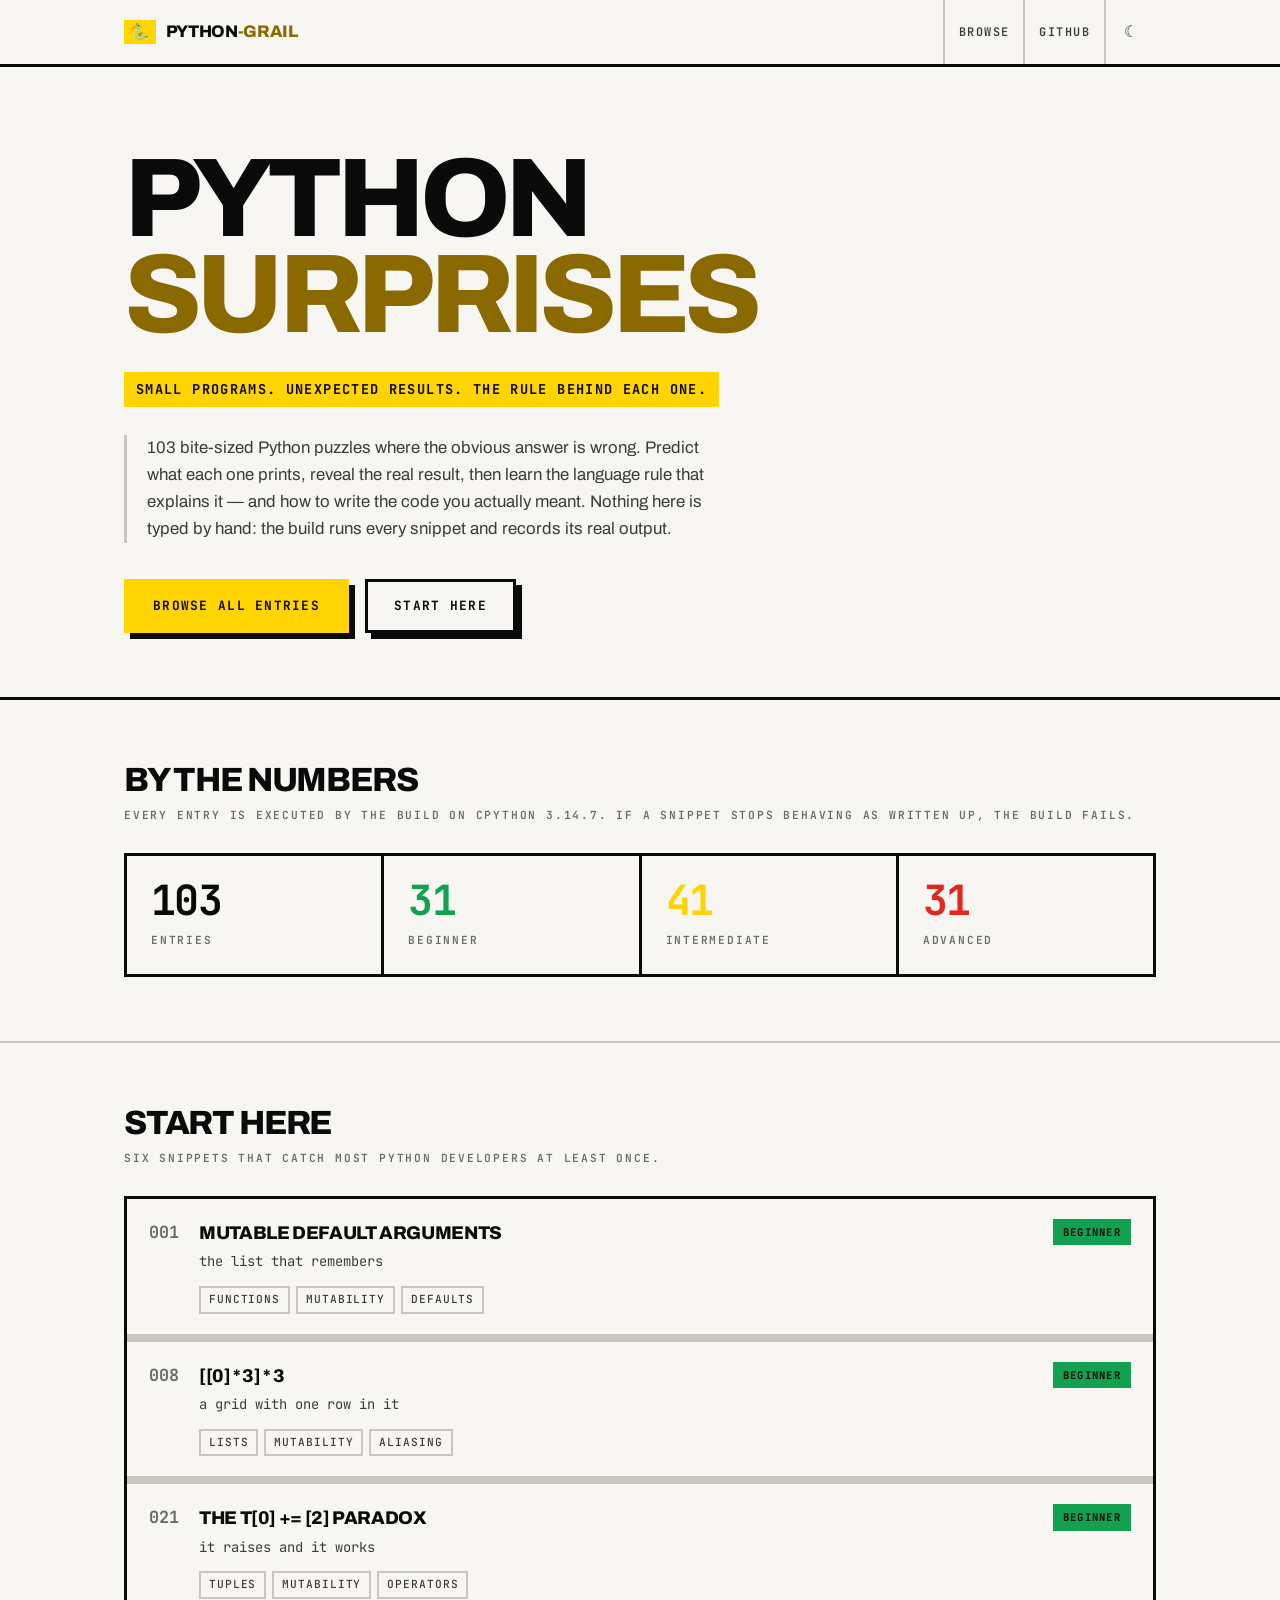
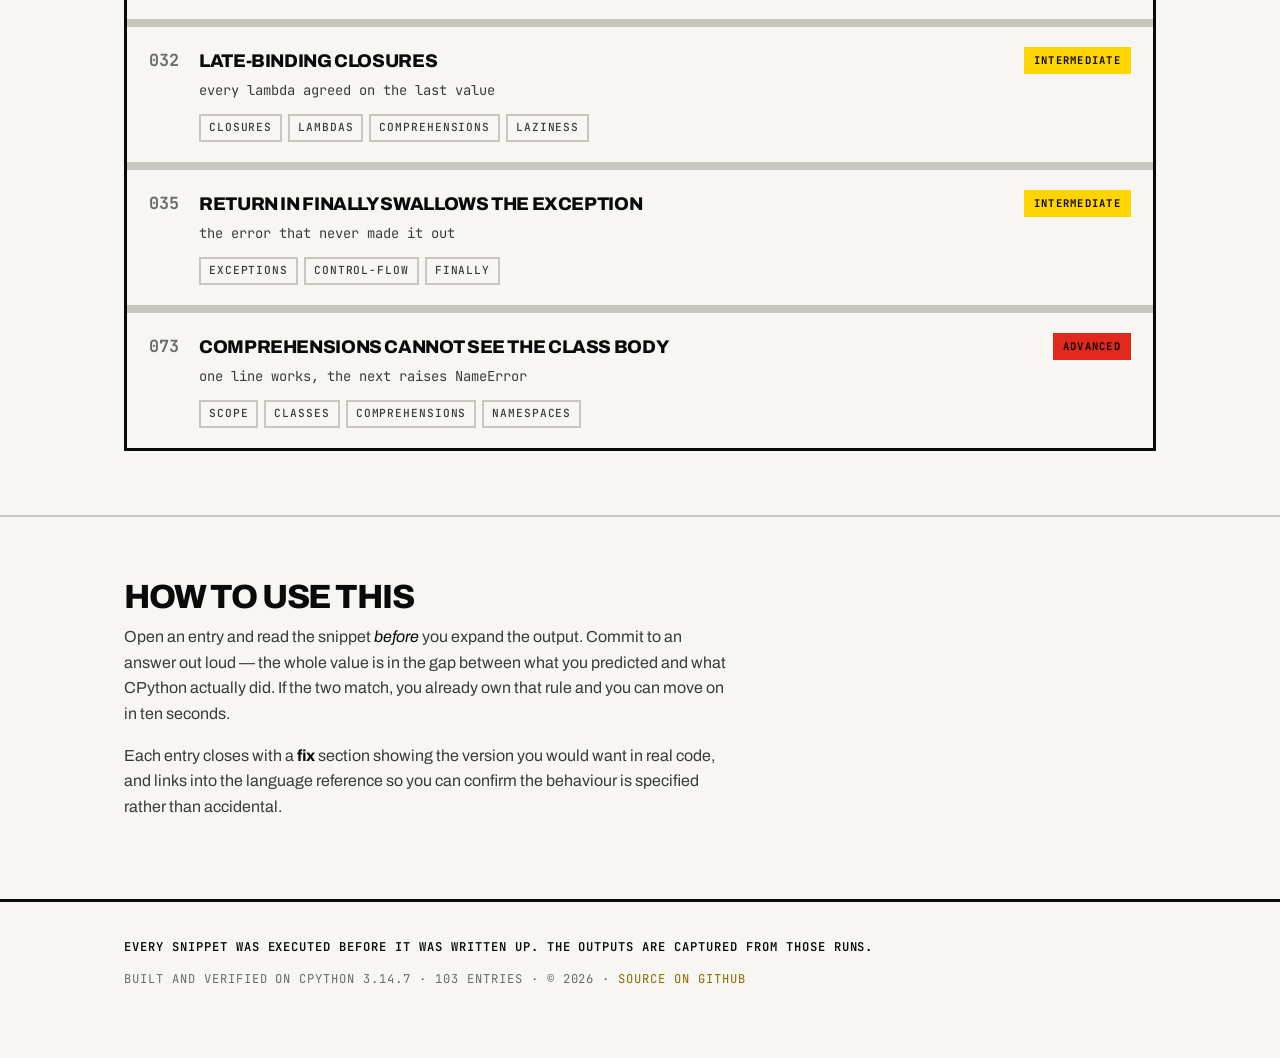
<file: index.html>
<!DOCTYPE html>
<html lang="en">
<head>
<meta charset="utf-8">
<meta name="viewport" content="width=device-width, initial-scale=1">
<title>python-grail &mdash; Python puzzles where the obvious answer is wrong</title>
<meta name="description" content="Bite-sized Python puzzles where the obvious answer is wrong. Predict the result, reveal what really happens, and learn the rule behind it.">
<link rel="preconnect" href="https://fonts.googleapis.com">
<link rel="preconnect" href="https://fonts.gstatic.com" crossorigin>
<link href="https://fonts.googleapis.com/css2?family=Archivo:wght@400;500;600;700;800;900&family=JetBrains+Mono:wght@400;500;600;700&display=swap" rel="stylesheet">
<script src="assets/js/theme.js?v=b51efe16"></script>
<link rel="stylesheet" href="assets/css/style.css?v=8a270932">
</head>
<body>

<header class="site-header">
  <div class="wrap">
    <a class="brand" href="index.html">
      <span class="snake">&#128013;</span>
      <span>python<span class="accent">-grail</span></span>
    </a>
    <nav class="nav">
      <a href="browse.html">Browse</a>
      <a class="gh" data-repo-link href="#" target="_blank" rel="noopener">GitHub</a>
    </nav>
  </div>
</header>

<main>

  <div class="hero">
    <div class="wrap">
      <h1>Python <span class="accent">Surprises</span></h1>
      <p class="tagline">Small programs. Unexpected results. The rule behind each one.</p>
      <p class="lede">
        <span data-count></span> bite-sized Python puzzles where the obvious answer is wrong.
        Predict what each one prints, reveal the real result, then learn the language rule
        that explains it &mdash; and how to write the code you actually meant.
        Nothing here is typed by hand: the build runs every snippet and records its real output.
      </p>
      <div class="cta-row">
        <a class="btn btn-primary" href="browse.html">Browse all entries</a>
        <a class="btn" href="#start-here">Start here</a>
      </div>
    </div>
  </div>

  <section>
    <div class="wrap">
      <h2 class="section-title">By the numbers</h2>
      <p class="section-sub">Every entry is executed by the build on CPython <span data-python></span>. If a snippet stops behaving as written up, the build fails.</p>
      <div class="stats" id="stats"></div>
    </div>
  </section>

  <section id="start-here">
    <div class="wrap">
      <h2 class="section-title">Start here</h2>
      <p class="section-sub">Six snippets that catch most Python developers at least once.</p>
      <div class="entry-list" id="featured"></div>
    </div>
  </section>

  <section>
    <div class="wrap">
      <h2 class="section-title">How to use this</h2>
      <p>
        Open an entry and read the snippet <em>before</em> you expand the output.
        Commit to an answer out loud &mdash; the whole value is in the gap between
        what you predicted and what CPython actually did. If the two match, you
        already own that rule and you can move on in ten seconds.
      </p>
      <p>
        Each entry closes with a <strong>fix</strong> section showing the version
        you would want in real code, and links into the language reference so you
        can confirm the behaviour is specified rather than accidental.
      </p>
    </div>
  </section>

</main>

<footer class="site-footer">
  <div class="wrap">
    <p class="note">Every snippet was executed before it was written up. The outputs are captured from those runs.</p>
    <p>Built and verified on CPython <span data-python></span> &middot;
       <span data-count></span> entries &middot;
       &copy; <span data-year></span> &middot;
       <a data-repo-link href="#" target="_blank" rel="noopener">source on GitHub</a></p>
  </div>
</footer>

<script src="assets/js/data.js?v=7a298b1e"></script>
<script src="assets/js/app.js?v=8a95777a"></script>
<script src="assets/js/home.js?v=a25fed05"></script>
</body>
</html>
</file>
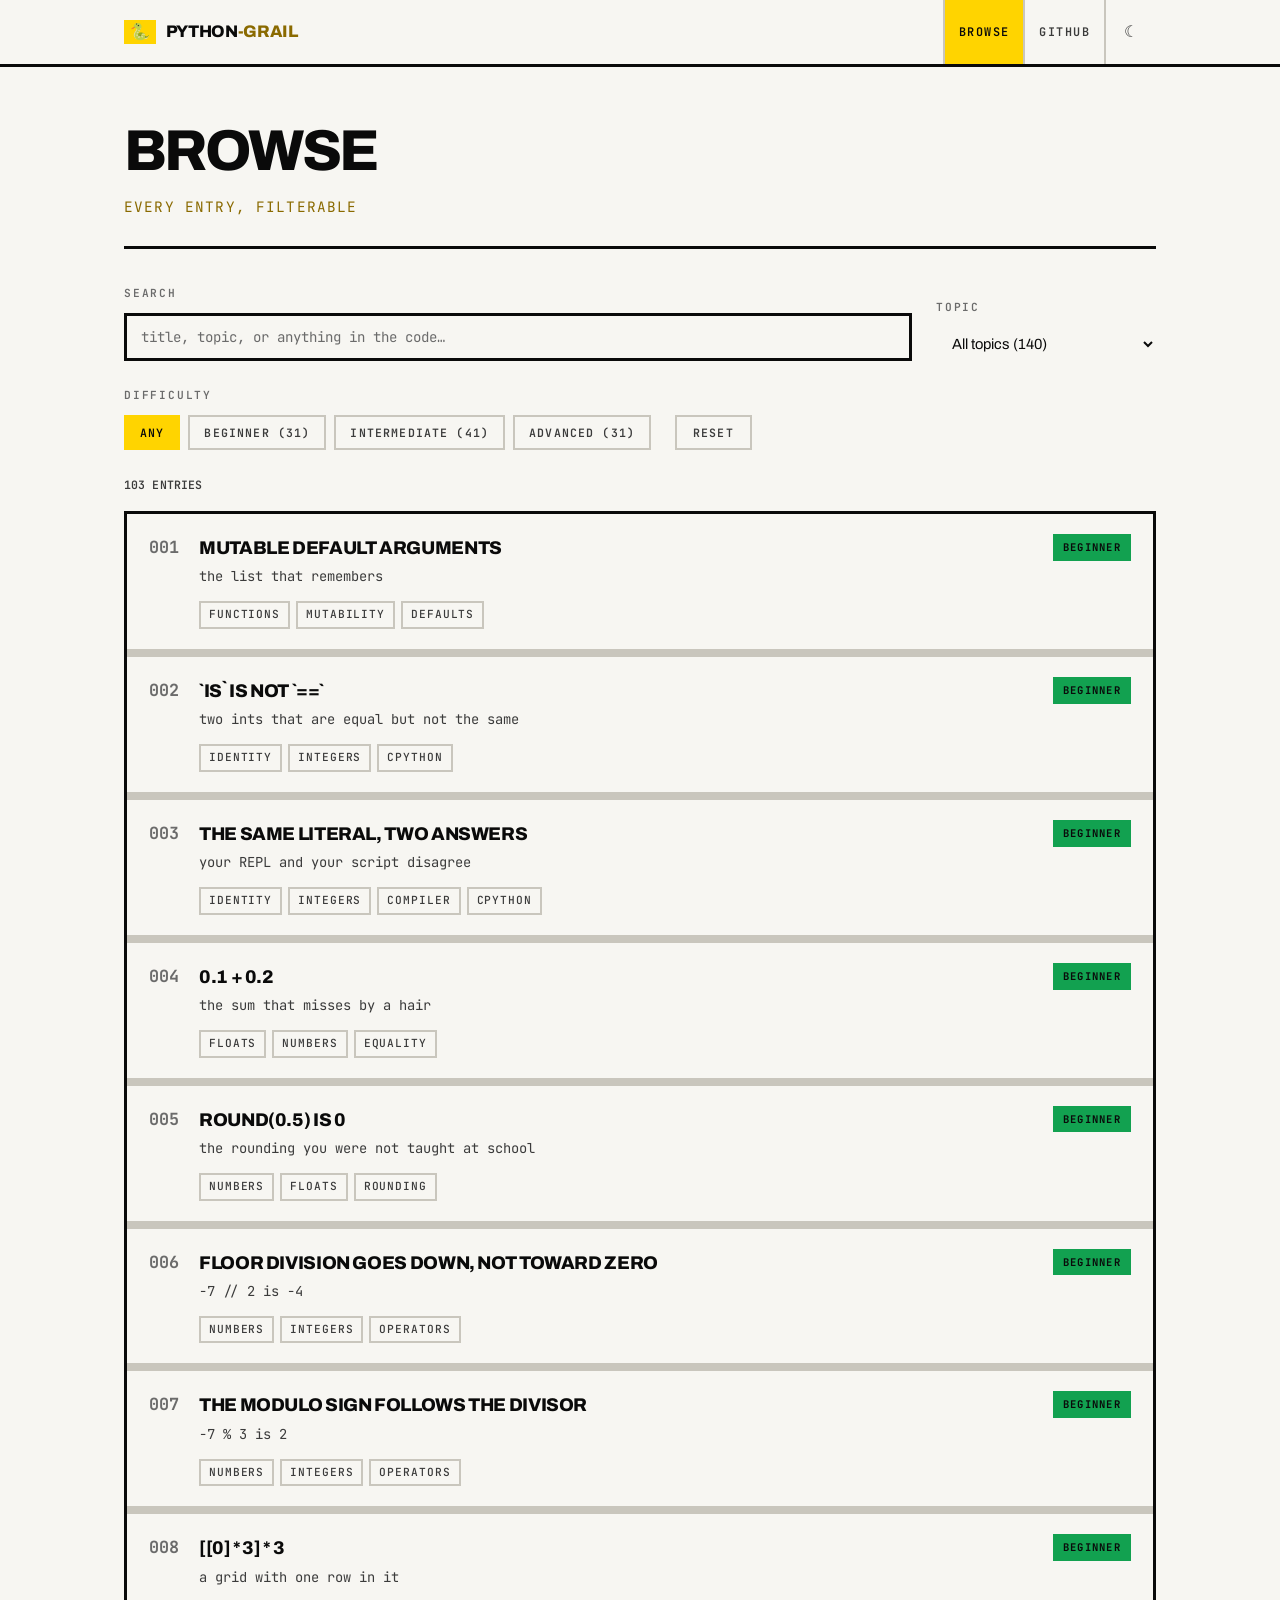
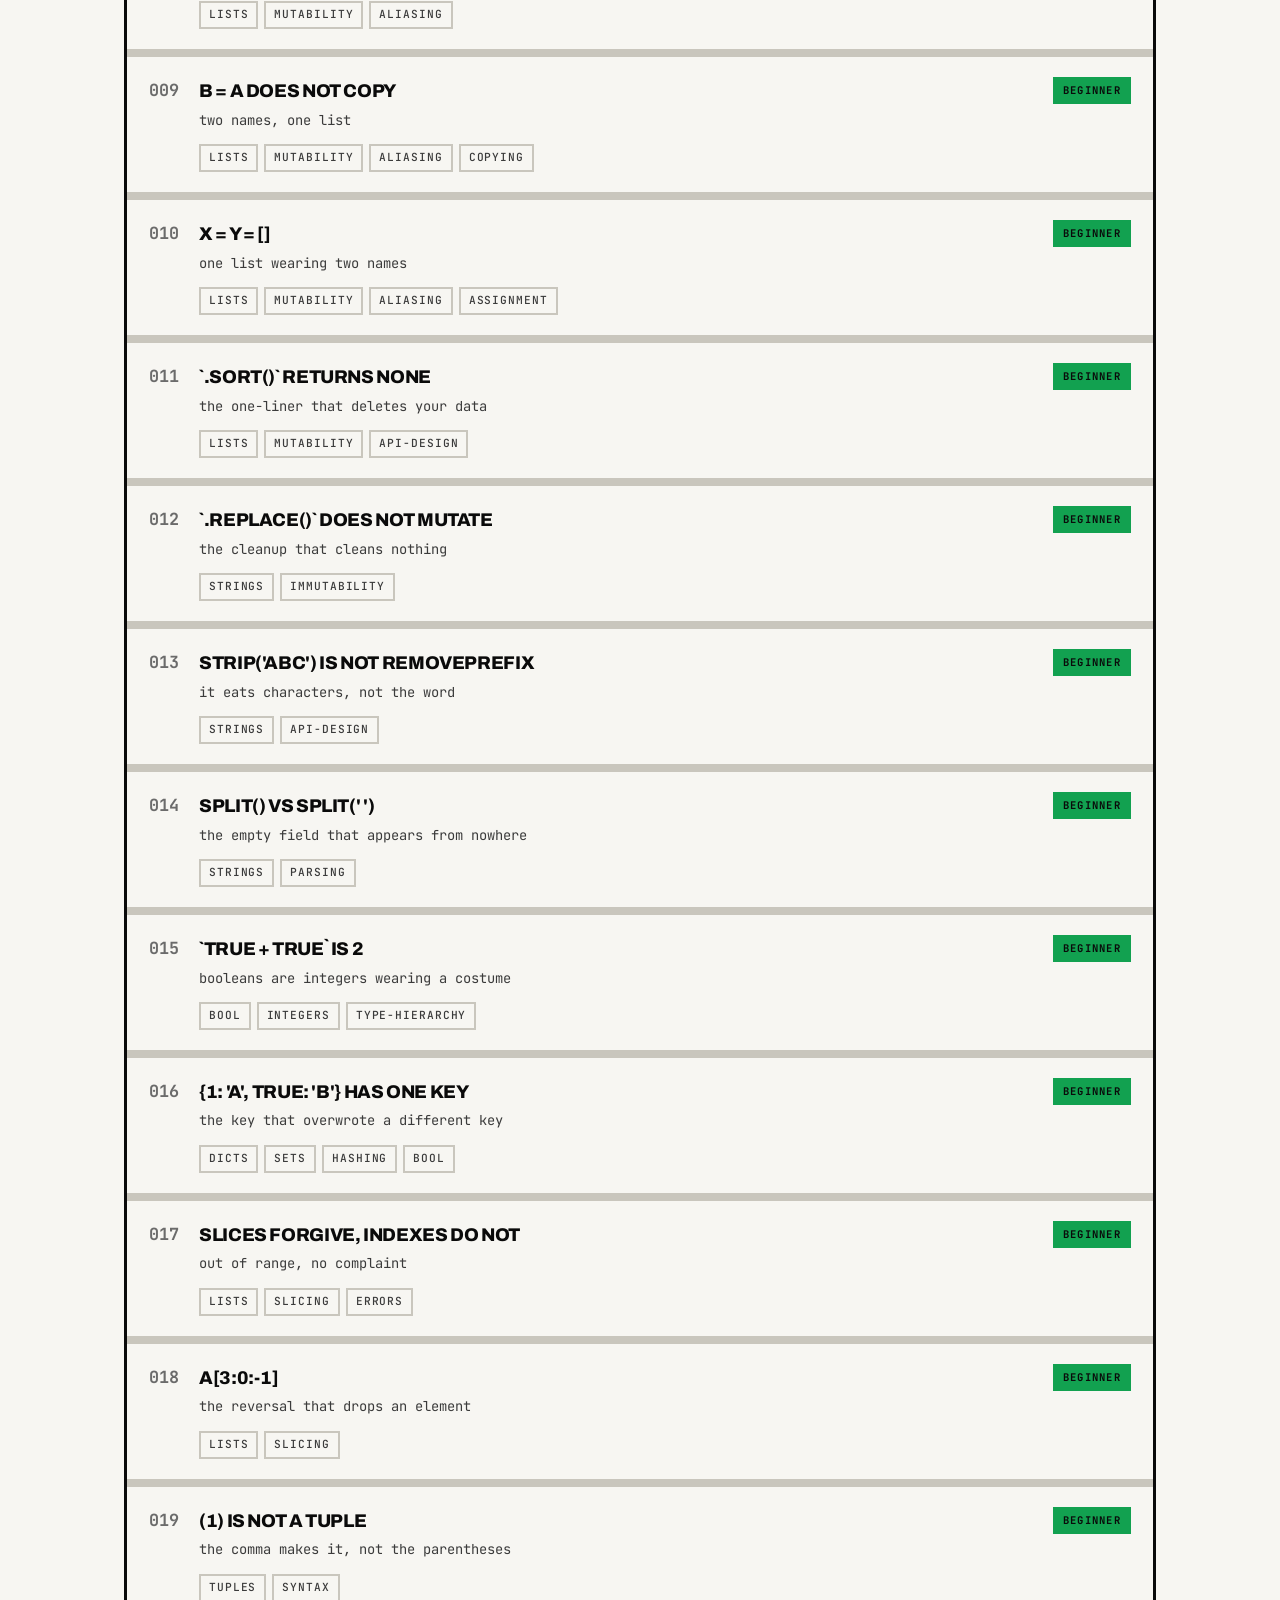
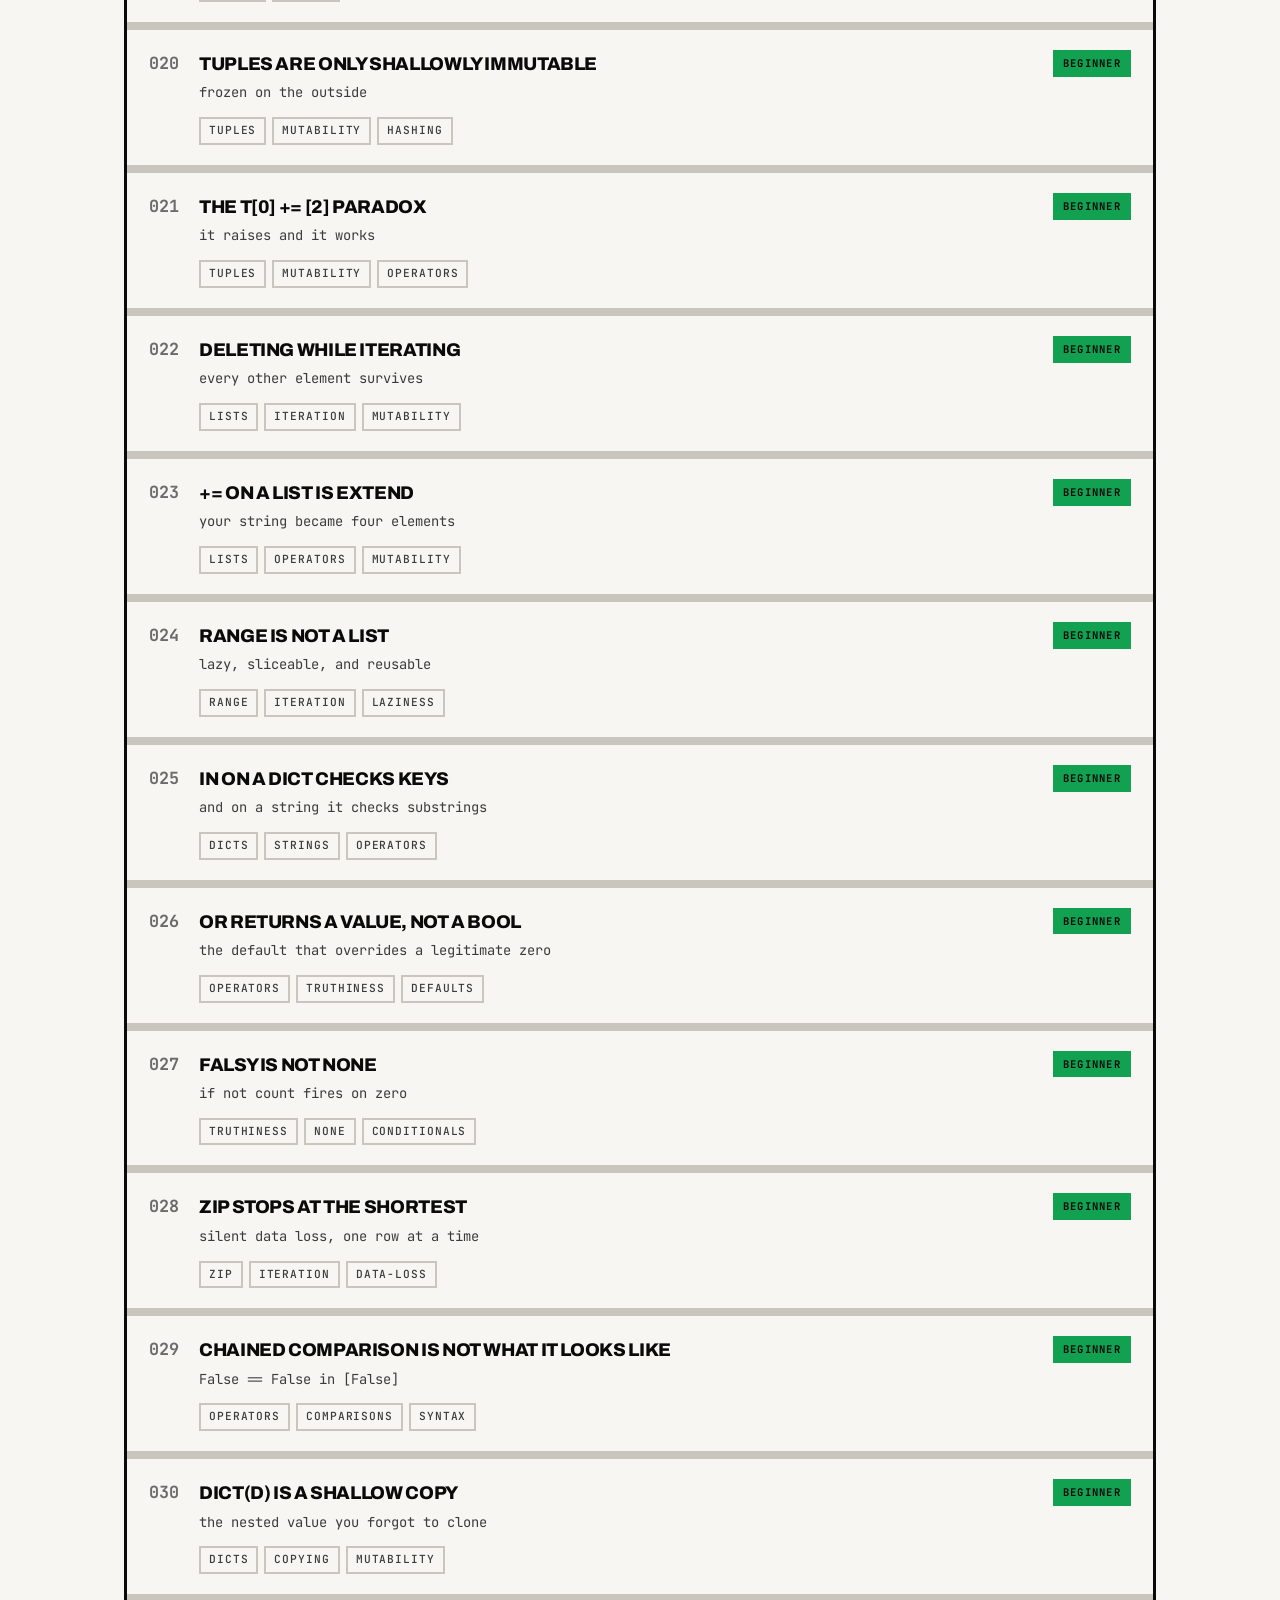
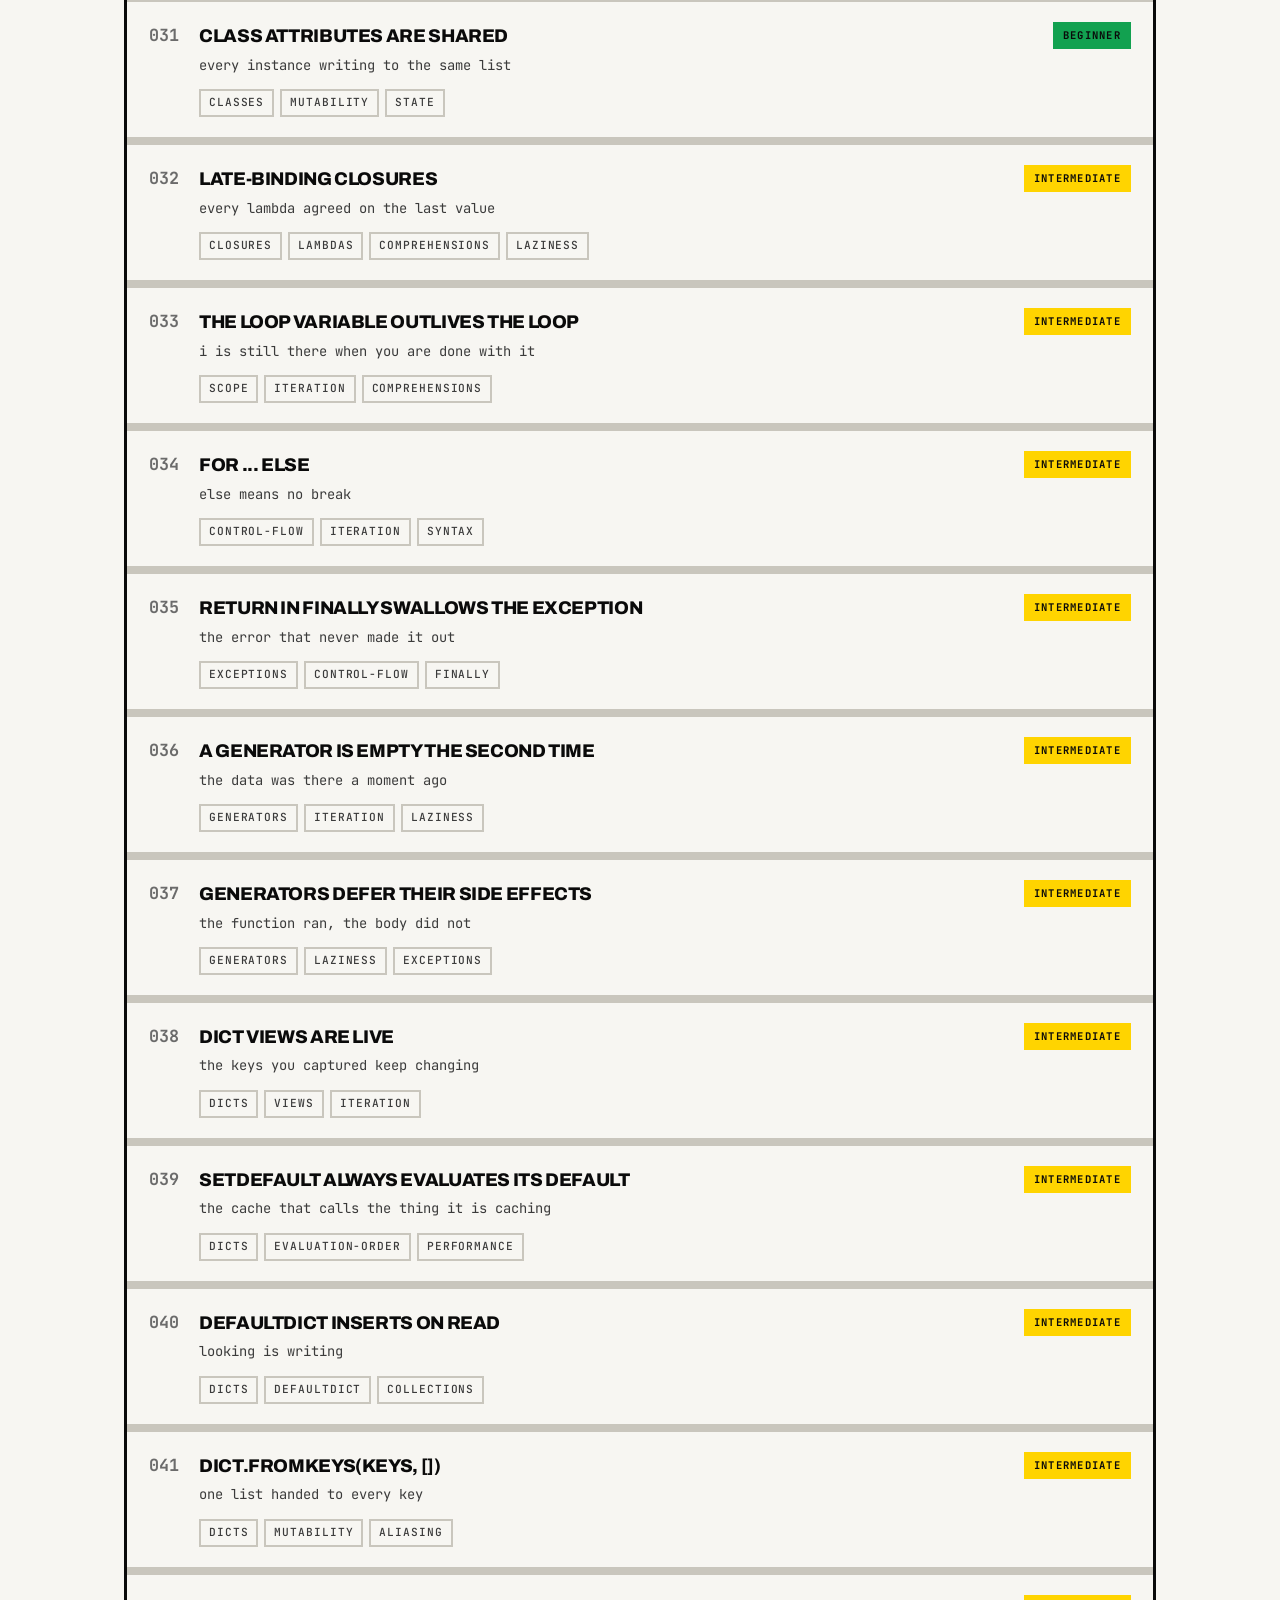
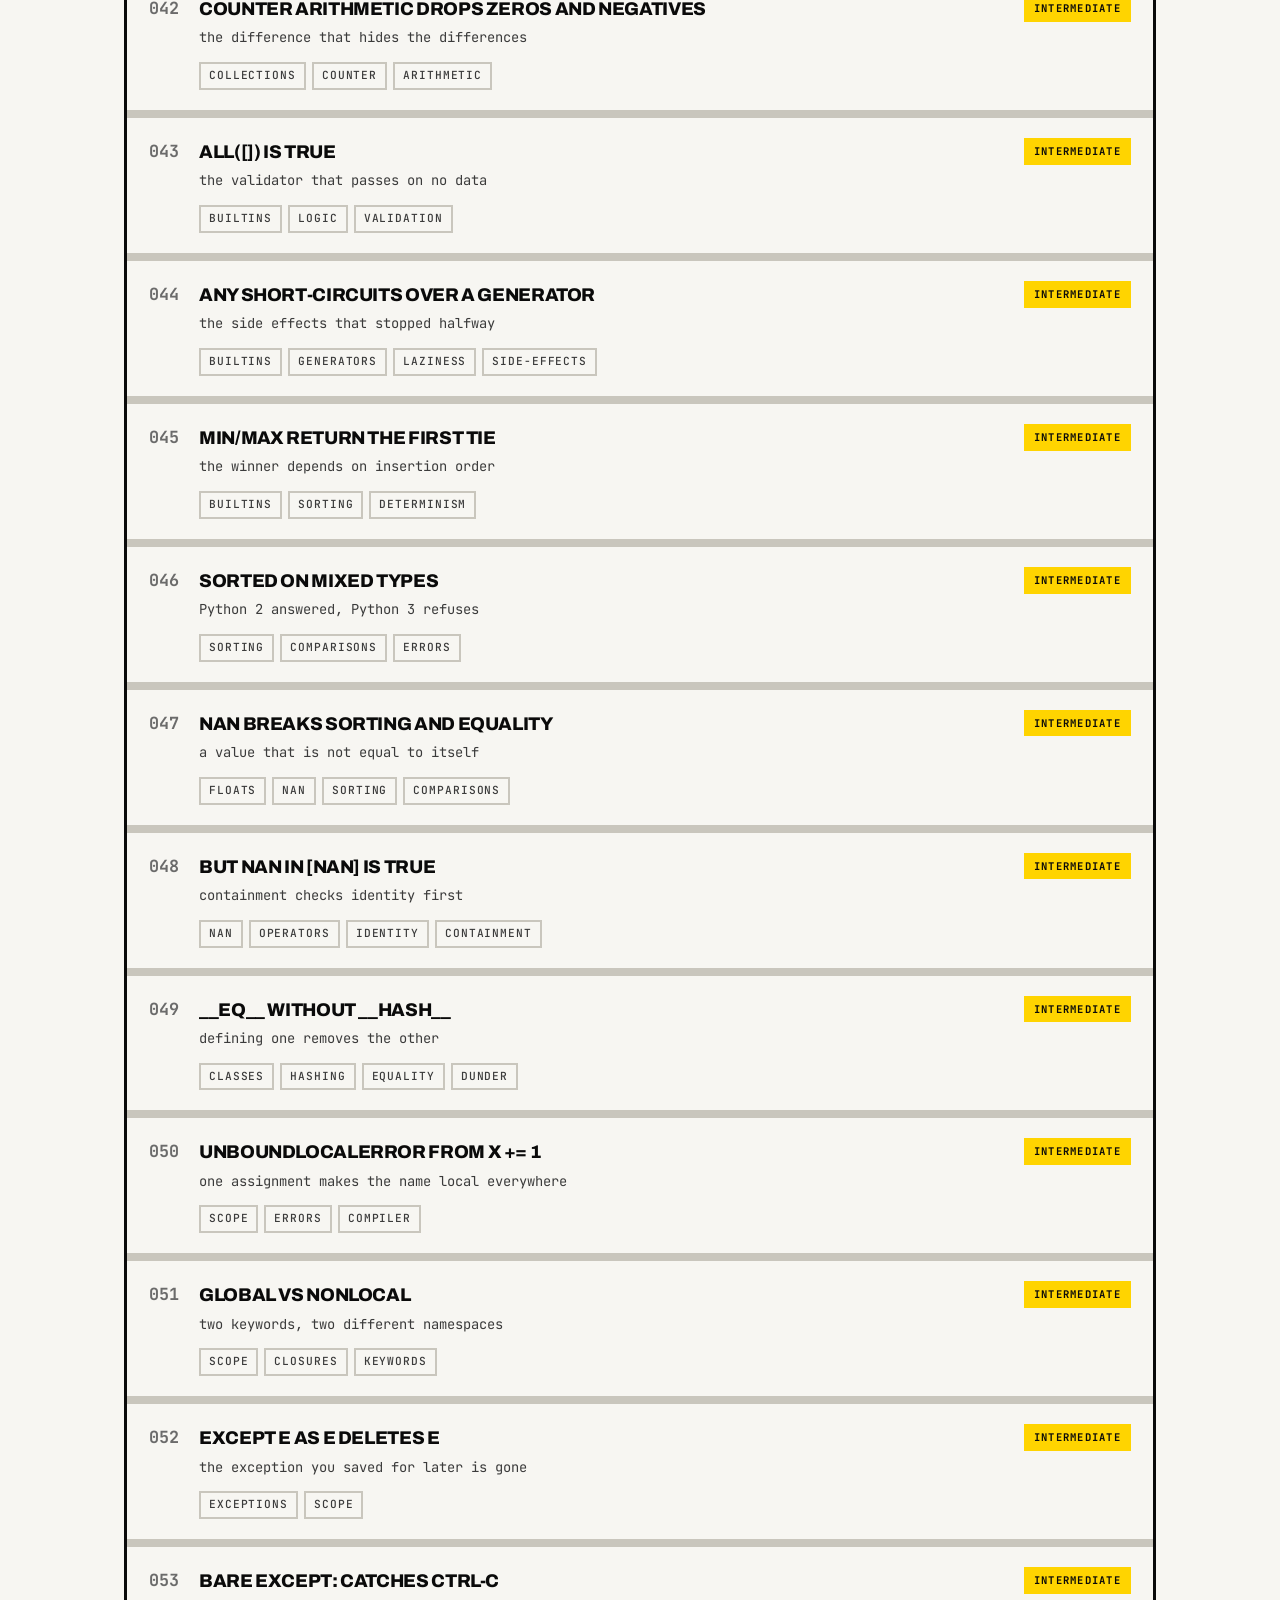
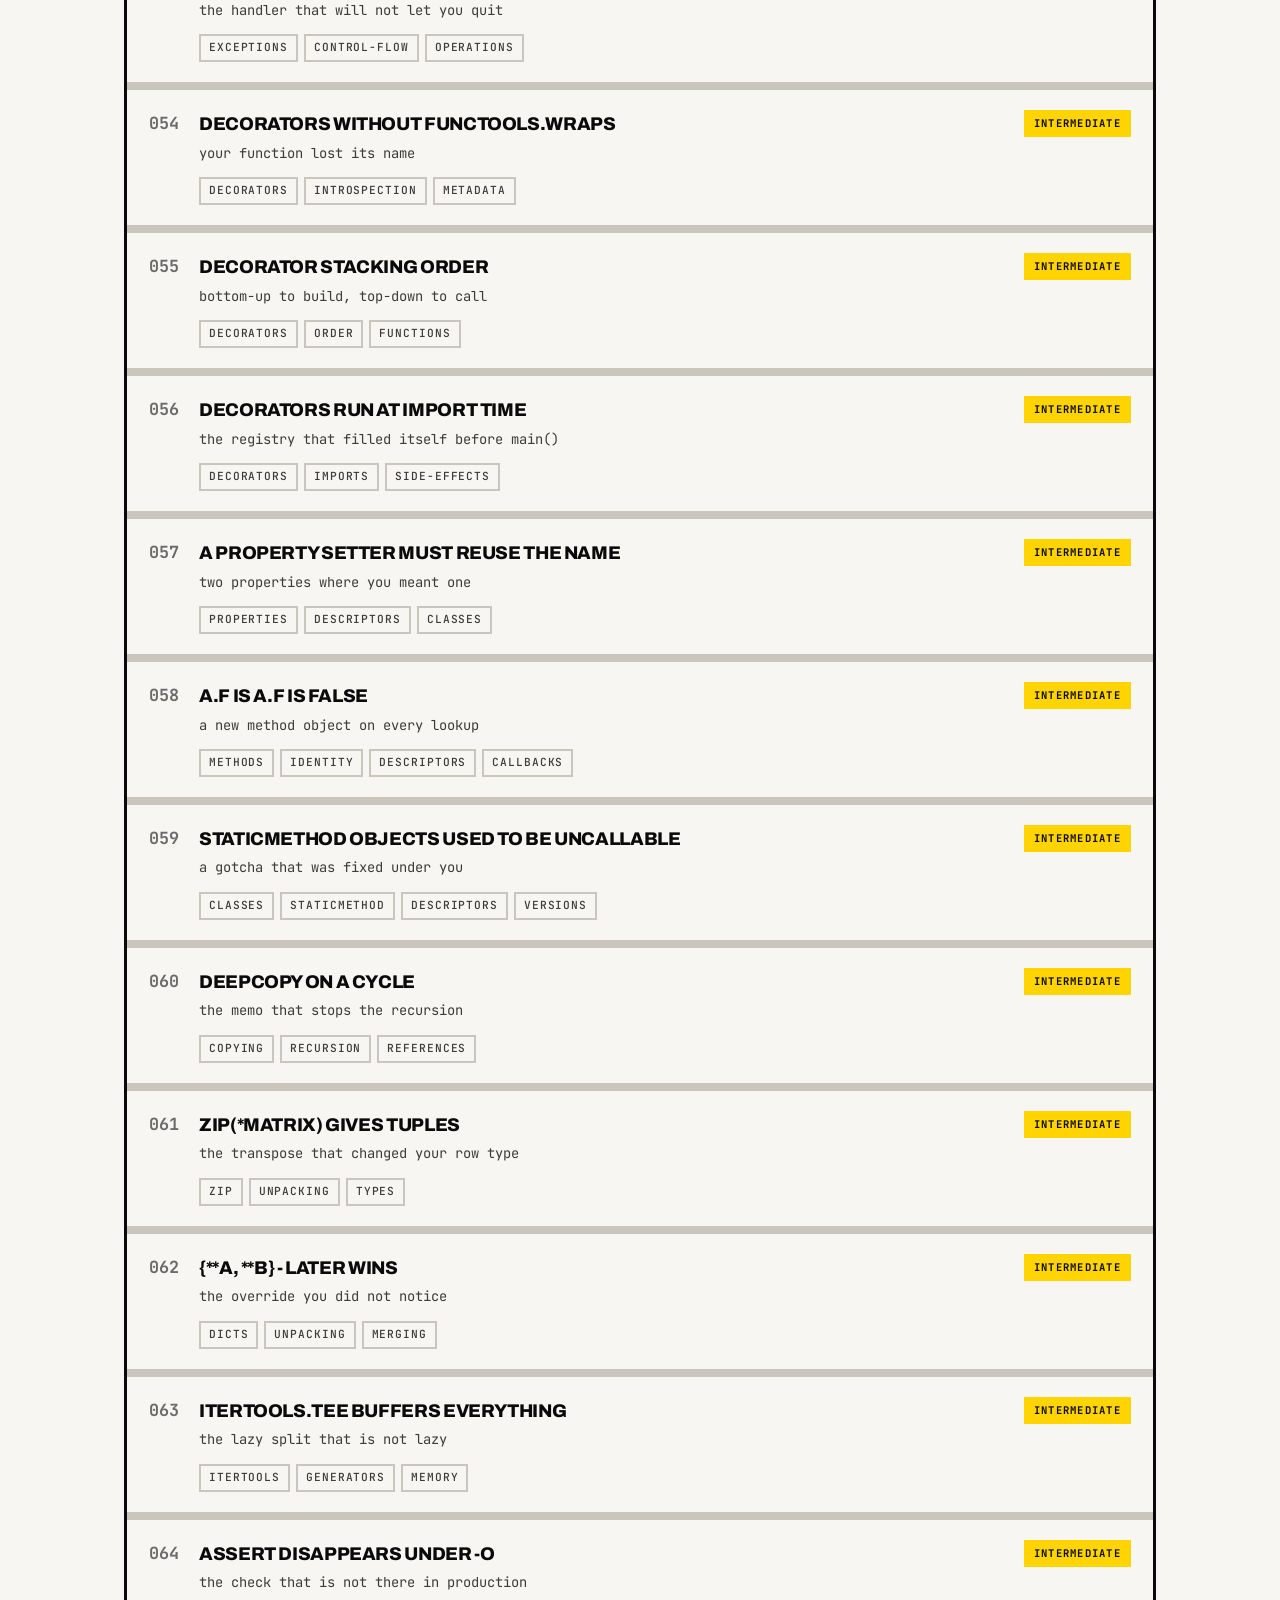
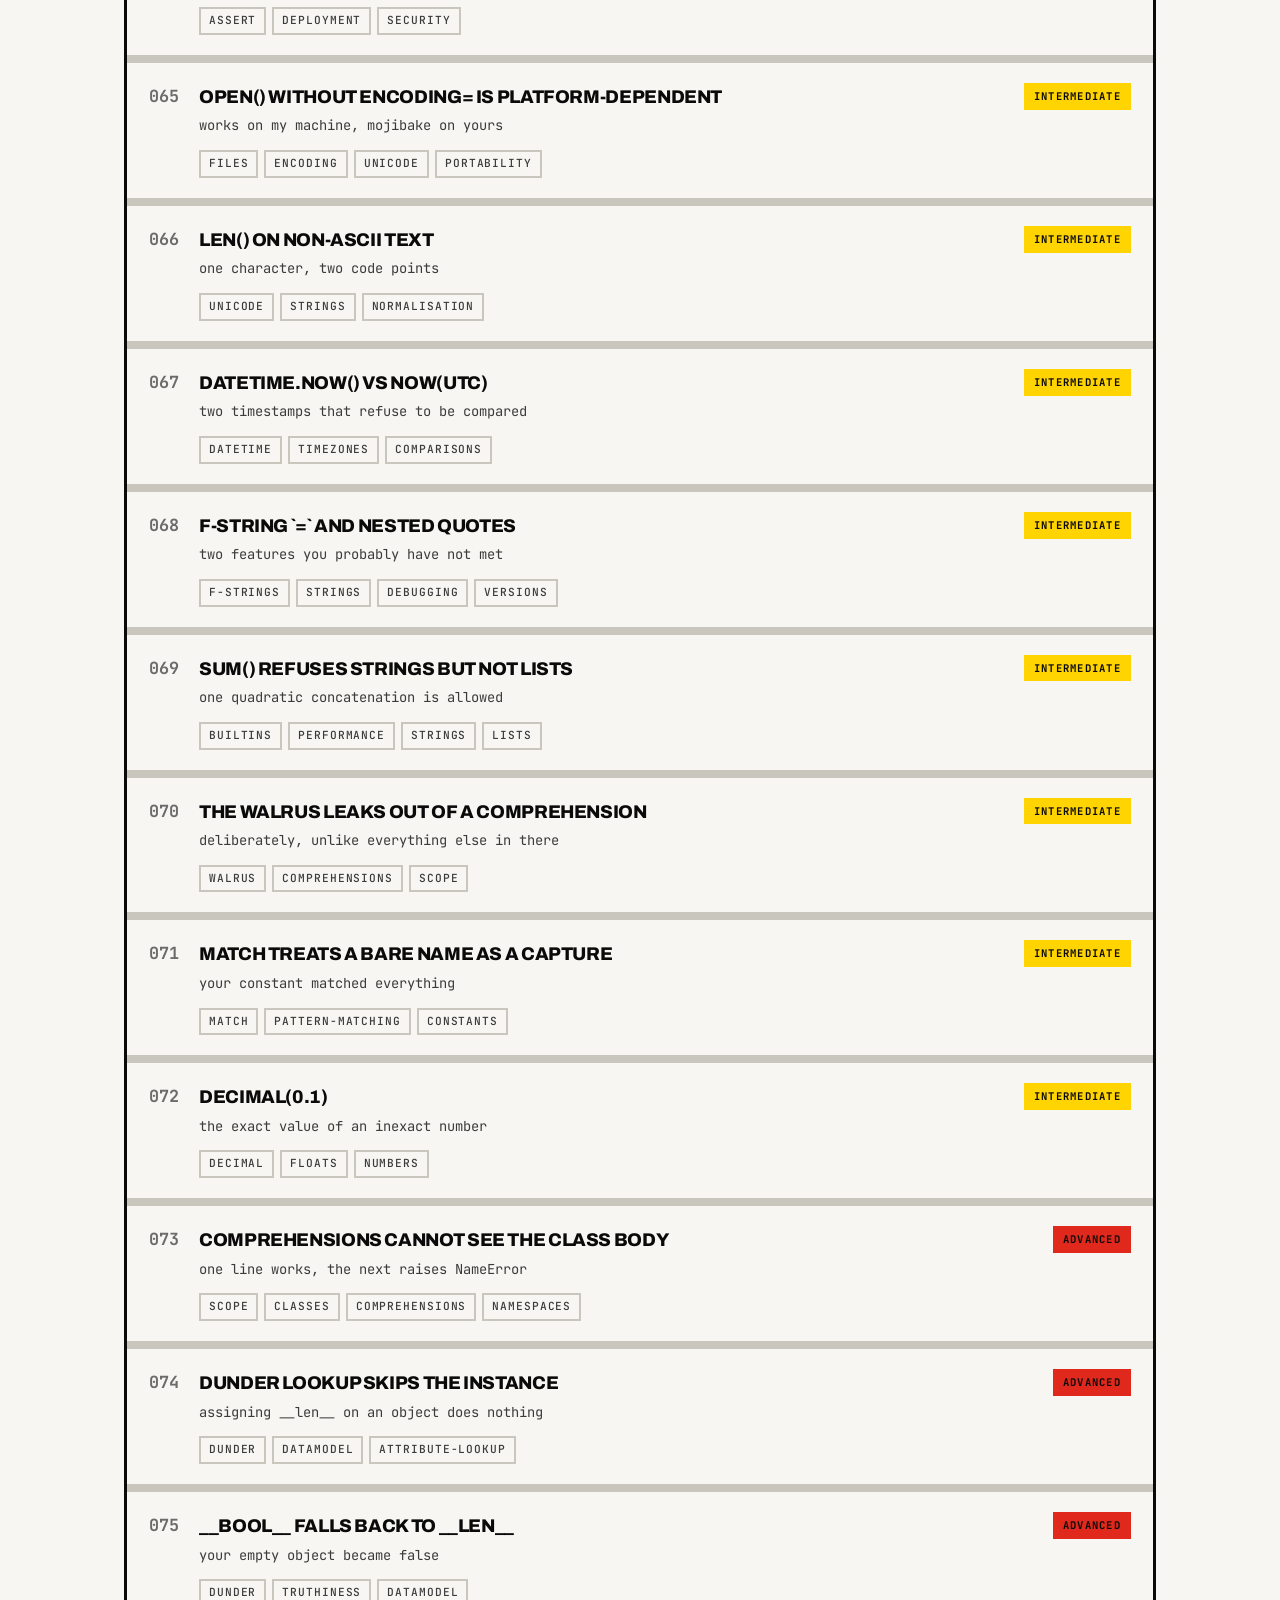
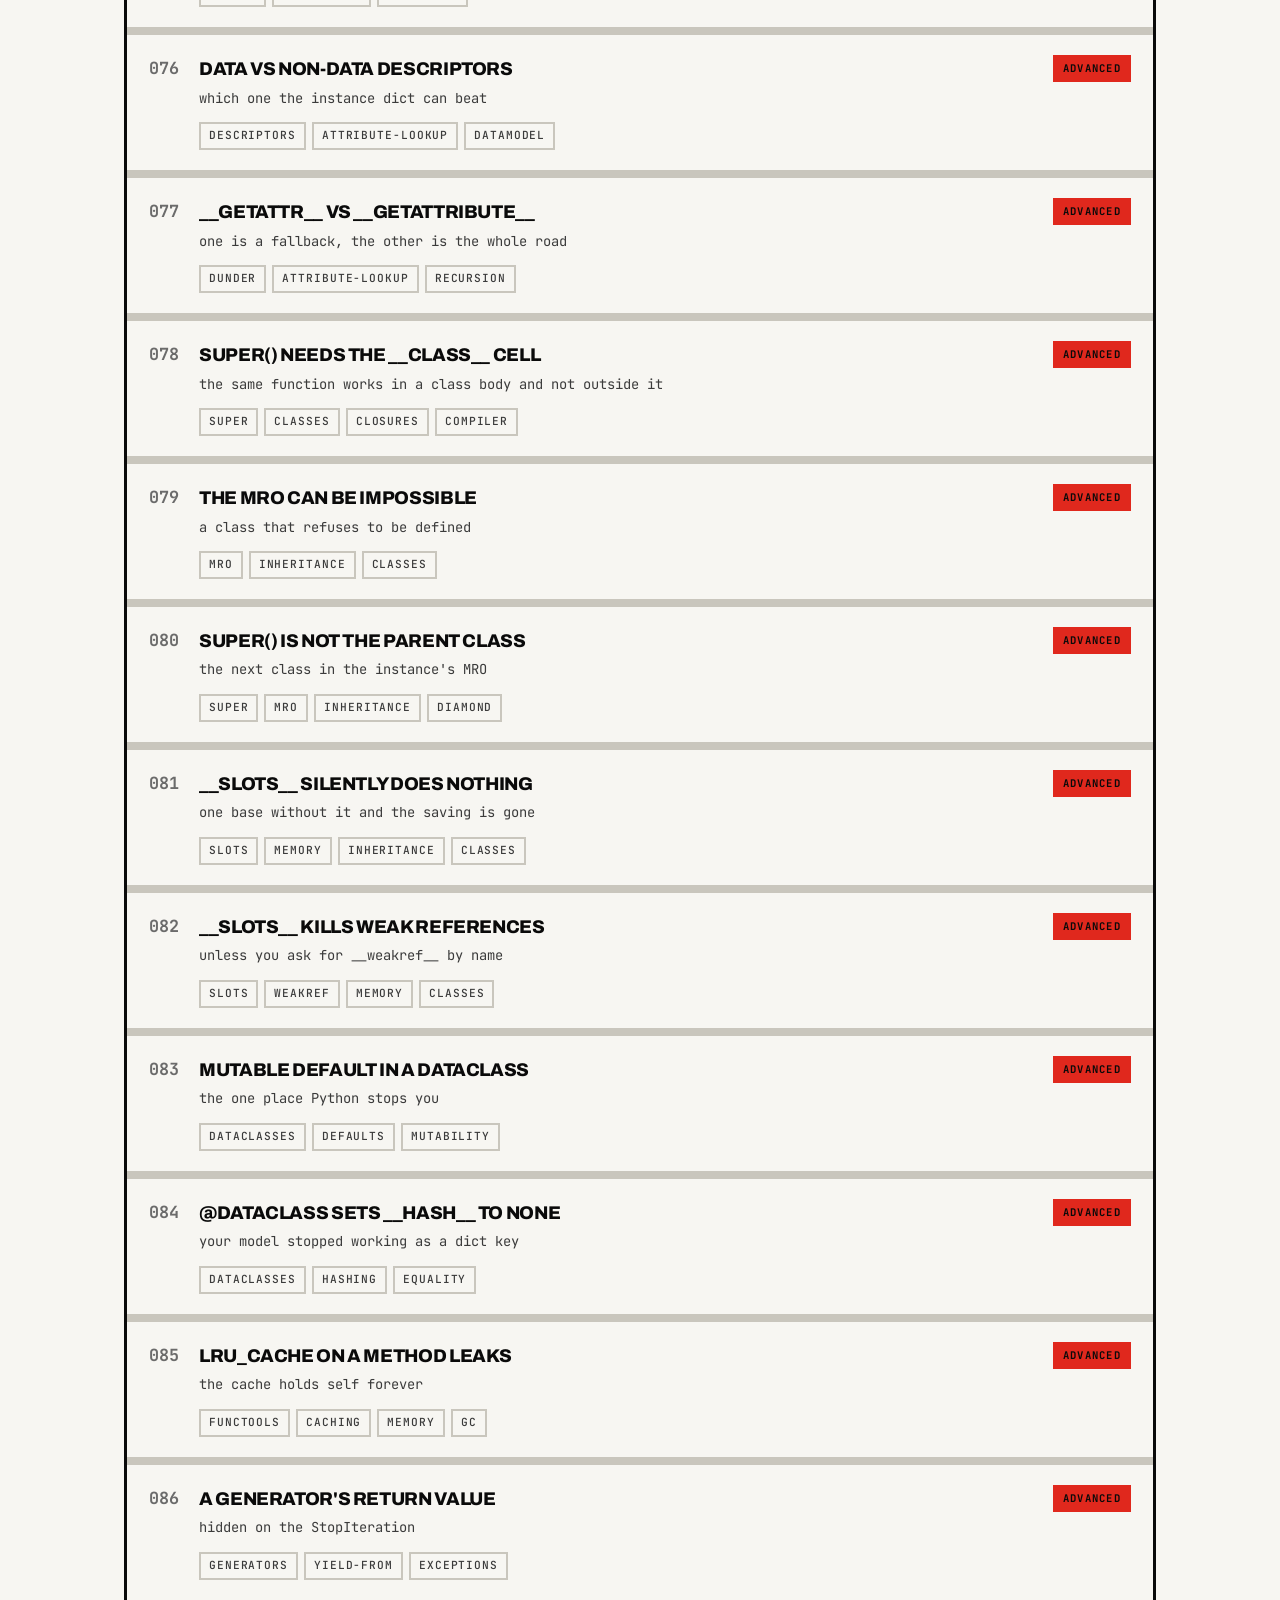
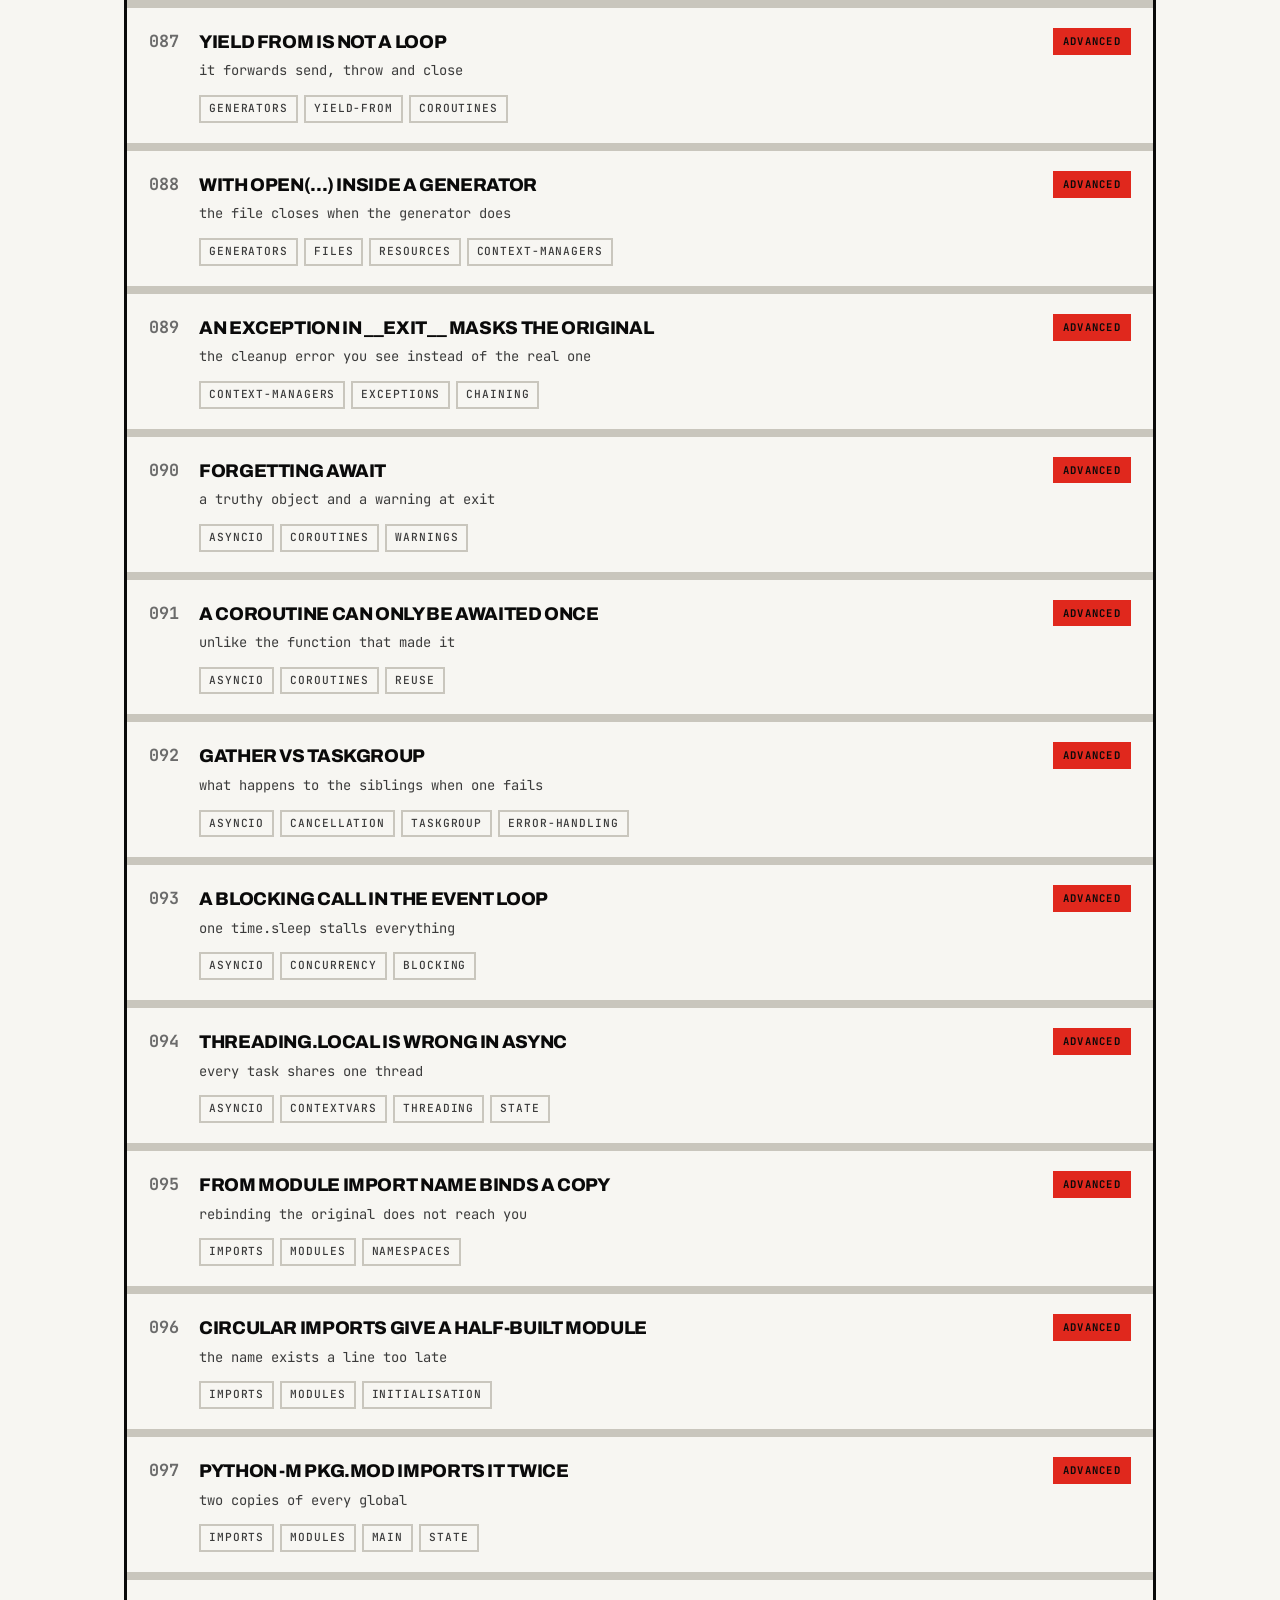
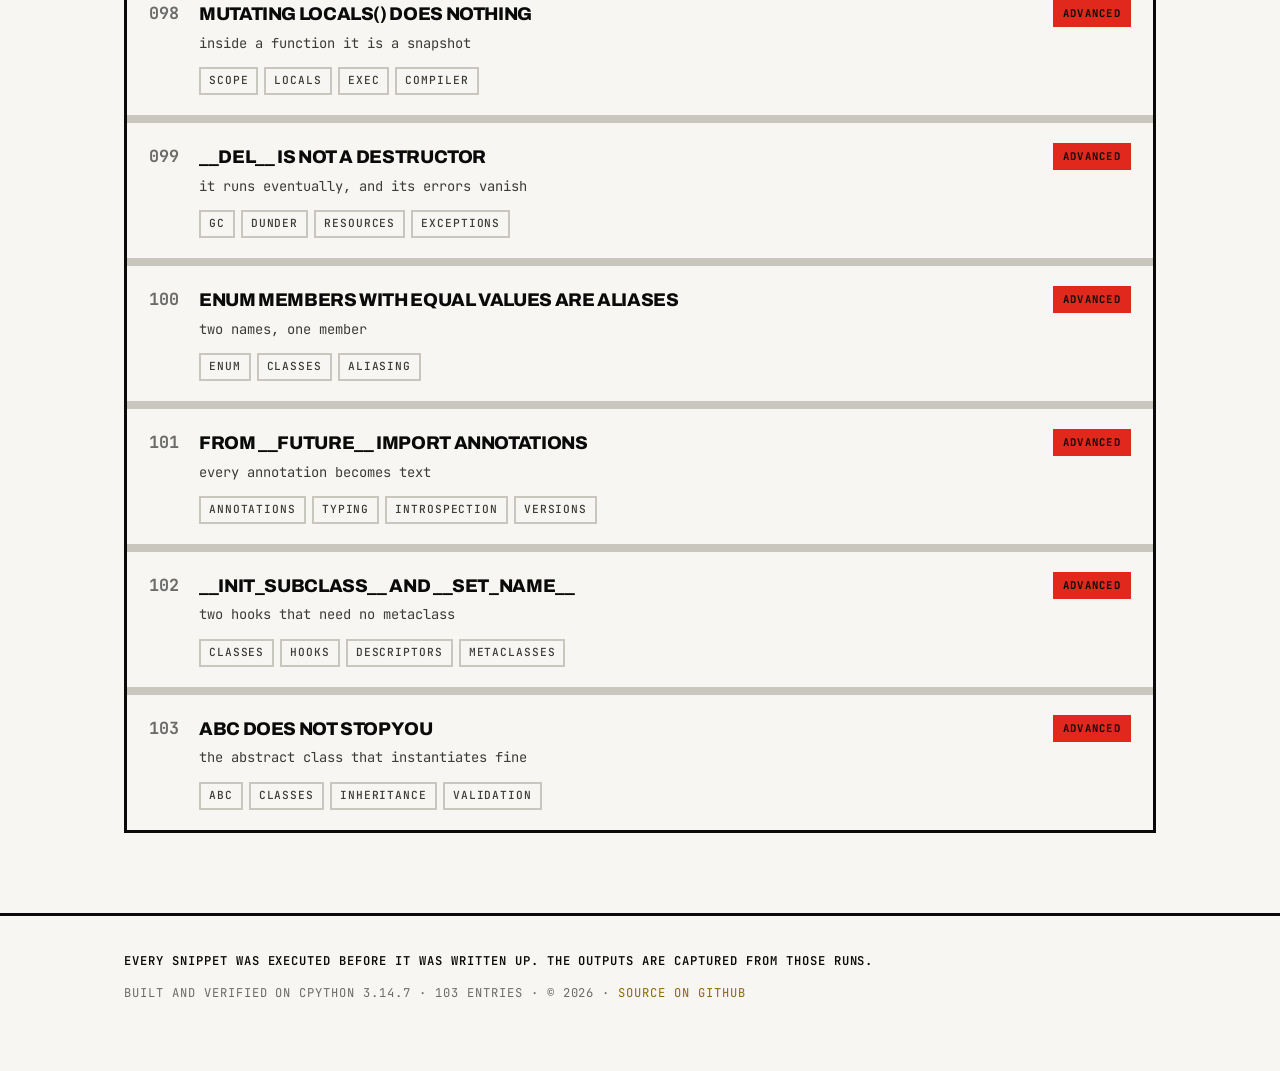
<file: browse.html>
<!DOCTYPE html>
<html lang="en">
<head>
<meta charset="utf-8">
<meta name="viewport" content="width=device-width, initial-scale=1">
<title>Browse &mdash; python-grail</title>
<meta name="description" content="Browse every python-grail entry by difficulty, topic or keyword.">
<link rel="preconnect" href="https://fonts.googleapis.com">
<link rel="preconnect" href="https://fonts.gstatic.com" crossorigin>
<link href="https://fonts.googleapis.com/css2?family=Archivo:wght@400;500;600;700;800;900&family=JetBrains+Mono:wght@400;500;600;700&display=swap" rel="stylesheet">
<script src="assets/js/theme.js?v=b51efe16"></script>
<link rel="stylesheet" href="assets/css/style.css?v=8a270932">
</head>
<body>

<header class="site-header">
  <div class="wrap">
    <a class="brand" href="index.html">
      <span class="snake">&#128013;</span>
      <span>python<span class="accent">-grail</span></span>
    </a>
    <nav class="nav">
      <a href="browse.html" class="active">Browse</a>
      <a class="gh" data-repo-link href="#" target="_blank" rel="noopener">GitHub</a>
    </nav>
  </div>
</header>

<main>
  <div class="wrap">
    <div class="entry-head">
      <h1>Browse</h1>
      <p class="subtitle">every entry, filterable</p>
    </div>

    <div class="entry-body">
      <div class="filters">
        <div class="filter-group search-box">
          <label for="q">Search</label>
          <input type="search" id="q" placeholder="title, topic, or anything in the code&hellip;" autocomplete="off">
        </div>
        <div class="filter-group">
          <label for="tag-select">Topic</label>
          <select id="tag-select"></select>
        </div>
      </div>

      <div class="filters">
        <div class="filter-group">
          <label>Difficulty</label>
          <div class="chips" id="difficulty-chips"></div>
        </div>
        <div class="filter-group">
          <label>&nbsp;</label>
          <button class="chip" type="button" id="reset">Reset</button>
        </div>
      </div>

      <p class="result-count" id="count"></p>
      <div class="entry-list" id="list"></div>
    </div>
  </div>
</main>

<footer class="site-footer">
  <div class="wrap">
    <p class="note">Every snippet was executed before it was written up. The outputs are captured from those runs.</p>
    <p>Built and verified on CPython <span data-python></span> &middot;
       <span data-count></span> entries &middot;
       &copy; <span data-year></span> &middot;
       <a data-repo-link href="#" target="_blank" rel="noopener">source on GitHub</a></p>
  </div>
</footer>

<script src="assets/js/data.js?v=7a298b1e"></script>
<script src="assets/js/app.js?v=8a95777a"></script>
<script src="assets/js/browse.js?v=3dd911e9"></script>
</body>
</html>
</file>
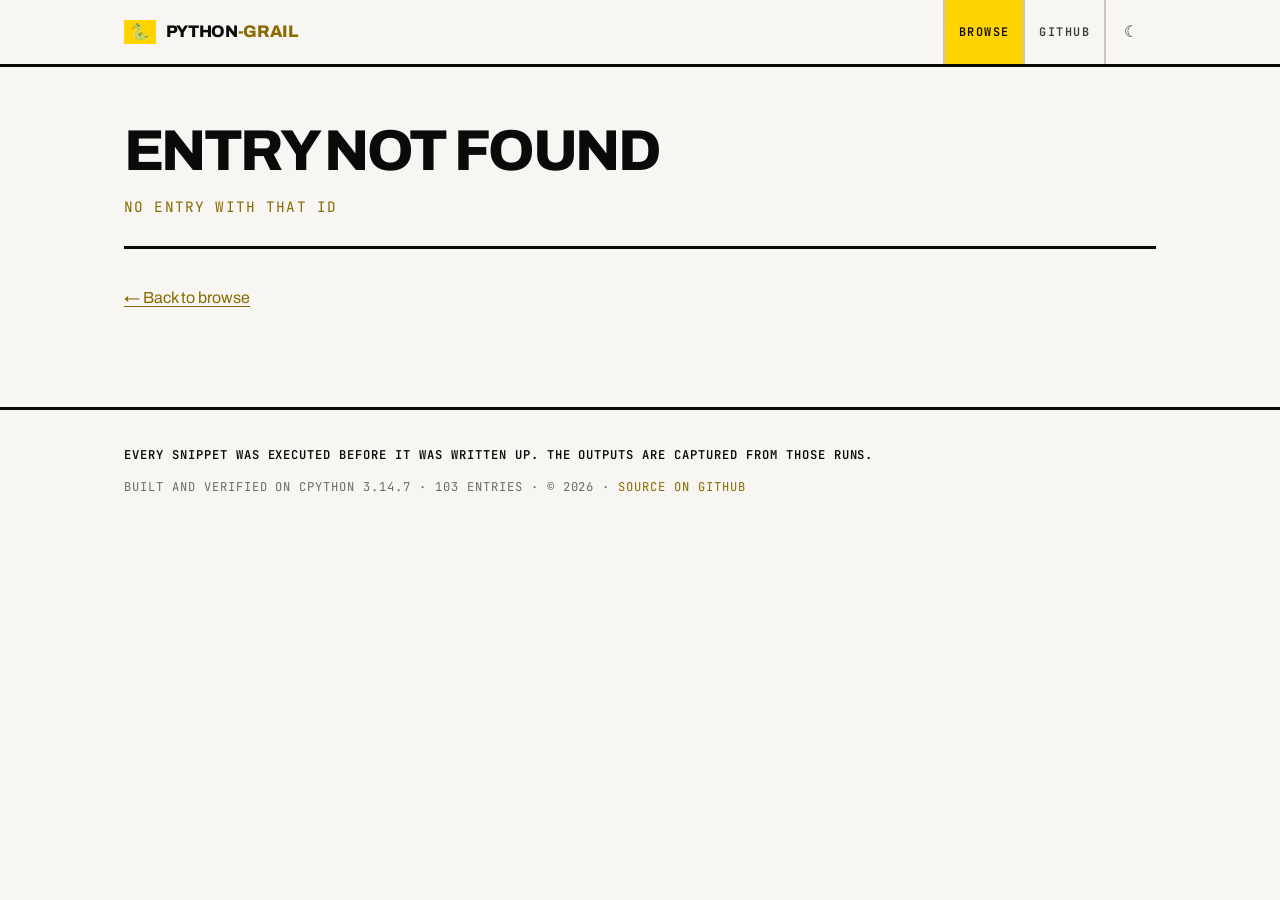
<file: entry.html>
<!DOCTYPE html>
<html lang="en">
<head>
<meta charset="utf-8">
<meta name="viewport" content="width=device-width, initial-scale=1">
<title>Entry &mdash; python-grail</title>
<link rel="preconnect" href="https://fonts.googleapis.com">
<link rel="preconnect" href="https://fonts.gstatic.com" crossorigin>
<link href="https://fonts.googleapis.com/css2?family=Archivo:wght@400;500;600;700;800;900&family=JetBrains+Mono:wght@400;500;600;700&display=swap" rel="stylesheet">
<script src="assets/js/theme.js?v=b51efe16"></script>
<link rel="stylesheet" href="assets/css/style.css?v=8a270932">
</head>
<body>

<header class="site-header">
  <div class="wrap">
    <a class="brand" href="index.html">
      <span class="snake">&#128013;</span>
      <span>python<span class="accent">-grail</span></span>
    </a>
    <nav class="nav">
      <a href="browse.html" class="active">Browse</a>
      <a class="gh" data-repo-link href="#" target="_blank" rel="noopener">GitHub</a>
    </nav>
  </div>
</header>

<main>
  <div class="wrap">
    <div id="entry"></div>
  </div>
</main>

<footer class="site-footer">
  <div class="wrap">
    <p class="note">Every snippet was executed before it was written up. The outputs are captured from those runs.</p>
    <p>Built and verified on CPython <span data-python></span> &middot;
       <span data-count></span> entries &middot;
       &copy; <span data-year></span> &middot;
       <a data-repo-link href="#" target="_blank" rel="noopener">source on GitHub</a></p>
  </div>
</footer>

<script src="assets/js/data.js?v=7a298b1e"></script>
<script src="assets/js/app.js?v=8a95777a"></script>
<script src="assets/js/entry.js?v=778639cb"></script>
</body>
</html>
</file>
<file: assets/css/style.css>
/* ==========================================================================
   python-grail — neo-brutalist / Swiss International, dark
   Hard rectangles, thick rules, one accent, no ornament.
   ========================================================================== */

/* ---------- tokens ---------- */
:root {
  /* surfaces — flat, no gradients */
  --bg:        #0a0a0a;
  --bg-2:      #131313;
  --bg-code:   #000000;

  /* rules — the borders do all the work */
  --line:      #f2f2f2;   /* primary hard border */
  --line-2:    #3a3a3a;   /* secondary / internal rule */

  --text:      #f2f2f2;
  --text-dim:  #a8a8a8;
  --text-faint:#6e6e6e;
  --ink:       #0a0a0a;   /* text on top of a filled accent block */
  --on-line:   #0a0a0a;   /* text on top of a block filled with --line */

  /* accents — flat primaries, no tints */
  --accent:    #ffd400;   /* python yellow, punched up */
  --accent-fg: #ffd400;   /* the accent used as text colour */
  --green:     #00e676;
  --red:       #ff3b30;

  --beginner:     var(--green);
  --intermediate: var(--accent);
  --advanced:     var(--red);

  /* structure */
  --bw:        3px;       /* border weight */
  --bw-thin:   2px;
  --shadow:    6px 6px 0 var(--line);

  --mono: "JetBrains Mono", "SFMono-Regular", Menlo, Consolas, "Liberation Mono", monospace;
  --sans: "Archivo", "Helvetica Neue", Helvetica, Arial, sans-serif;
  --maxw: 1080px;

  /* syntax colours */
  --tok-kw:  #ff6b6b;
  --tok-str: #7ee787;
  --tok-num: #7fb5ff;
  --tok-com: #6e6e6e;
  --tok-fn:  #d2a8ff;
  --tok-bi:  #ffd400;
  --tok-dec: #00e676;
  --tok-ps1: #6e6e6e;
  --tok-dun: #d2a8ff;
  color-scheme: dark;
}

/* ---------- reset ---------- */
*, *::before, *::after { box-sizing: border-box; border-radius: 0 !important; }
html { scroll-behavior: smooth; }
body {
  margin: 0;
  background: var(--bg);
  color: var(--text);
  font-family: var(--sans);
  font-size: 16px;
  line-height: 1.6;
  -webkit-font-smoothing: antialiased;
}
a { color: var(--text); text-decoration: none; }
a:hover { text-decoration: none; }
p { margin: 0 0 1em; }
code, pre { font-family: var(--mono); }
::selection { background: var(--accent); color: var(--ink); }

/* ---------- Swiss type scale ---------- */
h1, h2, h3 {
  margin: 0;
  font-weight: 800;
  line-height: 0.98;
  letter-spacing: -0.035em;
  text-transform: uppercase;
}

/* small caps label — the recurring Swiss annotation */
.label,
.code-label,
.section-sub,
.filter-group > label,
.stat .l {
  font-family: var(--mono);
  font-size: 0.7rem;
  font-weight: 600;
  text-transform: uppercase;
  letter-spacing: 0.16em;
  color: var(--text-faint);
}

/* ---------- layout ---------- */
.wrap { max-width: var(--maxw); margin: 0 auto; padding: 0 24px; }

/* ---------- header ---------- */
.site-header {
  position: sticky; top: 0; z-index: 20;
  background: var(--bg);
  border-bottom: var(--bw) solid var(--line);
}
.site-header .wrap {
  display: flex; align-items: stretch; gap: 0;
  height: 64px;
}
.brand {
  display: flex; align-items: center; gap: 10px;
  font-weight: 800; font-size: 1.05rem;
  text-transform: uppercase; letter-spacing: -0.02em;
  padding-right: 24px;
}
.brand .snake {
  font-size: 1rem;
  background: var(--accent);
  padding: 4px 6px;
  line-height: 1;
}
.brand .accent { color: var(--accent-fg); }

.nav { display: flex; gap: 0; margin-left: auto; align-items: stretch; }
.nav a {
  display: flex; align-items: center;
  padding: 0 18px;
  font-family: var(--mono);
  font-size: 0.74rem; font-weight: 600;
  text-transform: uppercase; letter-spacing: 0.12em;
  color: var(--text-dim);
  border-left: var(--bw-thin) solid var(--line-2);
}
.nav a:hover { background: var(--bg-2); color: var(--text); }
.nav a.active { background: var(--accent); color: var(--ink); }
.nav a.active:hover { background: var(--accent); color: var(--ink); }

/* ---------- hero ---------- */
.hero {
  padding: 84px 0 64px;
  border-bottom: var(--bw) solid var(--line);
}
.hero h1 {
  font-size: clamp(3rem, 11vw, 7rem);
  letter-spacing: -0.05em;
  line-height: 0.86;
  margin-bottom: 28px;
}
.hero h1 .accent { color: var(--accent-fg); }
.tagline {
  display: inline-block;
  font-family: var(--mono);
  font-size: 0.85rem; font-weight: 700;
  text-transform: uppercase; letter-spacing: 0.1em;
  background: var(--accent); color: var(--ink);
  padding: 7px 12px;
  margin-bottom: 28px;
}
.hero .lede {
  color: var(--text-dim);
  font-size: 1.05rem;
  max-width: 58ch;
  border-left: var(--bw) solid var(--line-2);
  padding-left: 20px;
}

.cta-row { display: flex; gap: 16px; flex-wrap: wrap; margin-top: 36px; }
.btn {
  display: inline-block;
  padding: 14px 26px;
  font-family: var(--mono);
  font-size: 0.8rem; font-weight: 700;
  text-transform: uppercase; letter-spacing: 0.1em;
  border: var(--bw) solid var(--line);
  background: var(--bg);
  color: var(--text);
  box-shadow: var(--shadow);
  transition: transform .08s linear, box-shadow .08s linear;
}
.btn:hover { transform: translate(3px, 3px); box-shadow: 3px 3px 0 var(--line); }
.btn:active { transform: translate(6px, 6px); box-shadow: 0 0 0 var(--line); }
.btn-primary {
  background: var(--accent); color: var(--ink); border-color: var(--accent);
  box-shadow: var(--shadow);
}
.btn-primary:hover { box-shadow: 3px 3px 0 var(--line); }
.btn-primary:active { box-shadow: 0 0 0 var(--line); }

/* ---------- sections ---------- */
section { padding: 64px 0; border-bottom: var(--bw-thin) solid var(--line-2); }
section:last-of-type { border-bottom: 0; }
.section-title {
  font-size: clamp(1.5rem, 3.4vw, 2.1rem);
  margin-bottom: 10px;
}
.section-sub { margin-bottom: 28px; }

/* running text inside a section keeps a measure */
section p:not(.section-sub) { max-width: 68ch; color: var(--text-dim); }
section p strong, section p em { color: var(--text); }

/* ---------- stats: shared-rule grid ---------- */
.stats {
  display: grid;
  grid-template-columns: repeat(auto-fit, minmax(150px, 1fr));
  gap: var(--bw);
  background: var(--line);
  border: var(--bw) solid var(--line);
}
.stat { background: var(--bg); padding: 24px; }
.stat .n {
  font-family: var(--mono);
  font-size: 2.6rem; font-weight: 700;
  line-height: 1; letter-spacing: -0.04em;
  margin-bottom: 10px;
}
.stat.beginner .n     { color: var(--beginner); }
.stat.intermediate .n { color: var(--intermediate); }
.stat.advanced .n     { color: var(--advanced); }

/* ---------- entry list: one bordered block, hard rules between rows ---------- */
.entry-list {
  display: grid;
  gap: var(--bw-thin);
  background: var(--line-2);
  border: var(--bw) solid var(--line);
}
.entry-card {
  display: flex; align-items: flex-start; gap: 20px;
  background: var(--bg);
  padding: 20px 22px;
  color: var(--text);
  transition: background .1s linear, box-shadow .1s linear;
}
.entry-card:hover {
  background: var(--bg-2);
  box-shadow: inset 8px 0 0 var(--accent);
}
.entry-card .num {
  font-family: var(--mono);
  font-size: 1.05rem; font-weight: 700;
  color: var(--text-faint);
  min-width: 2ch;
}
.entry-card:hover .num { color: var(--accent-fg); }
.entry-card .body { flex: 1; min-width: 0; }
.entry-card .title {
  font-weight: 800; font-size: 1.15rem;
  text-transform: uppercase; letter-spacing: -0.02em;
}
.entry-card .subtitle {
  display: inline-block;
  color: var(--text-dim); font-size: 0.86rem; font-family: var(--mono);
  margin-top: 2px;
}
.entry-card .tags { margin-top: 12px; display: flex; flex-wrap: wrap; gap: 6px; }

/* ---------- badges + tags: hard blocks ---------- */
.badge {
  font-family: var(--mono);
  font-size: 0.66rem; font-weight: 700;
  text-transform: uppercase; letter-spacing: 0.12em;
  padding: 5px 10px;
  color: var(--ink);
  white-space: nowrap;
  align-self: flex-start;
}
.badge.beginner     { background: var(--beginner); }
.badge.intermediate { background: var(--intermediate); }
.badge.advanced     { background: var(--advanced); }

.tag {
  font-family: var(--mono); font-size: 0.7rem; font-weight: 500;
  text-transform: uppercase; letter-spacing: 0.08em;
  color: var(--text-dim);
  border: var(--bw-thin) solid var(--line-2);
  padding: 3px 8px;
}

/* ---------- filters ---------- */
.filters {
  display: flex; flex-wrap: wrap; gap: 24px; align-items: flex-end;
  margin-bottom: 26px;
}
.filter-group { display: flex; flex-direction: column; gap: 10px; }
.chips { display: flex; flex-wrap: wrap; gap: 8px; }
.chip {
  font-family: var(--mono);
  font-size: 0.72rem; font-weight: 600;
  text-transform: uppercase; letter-spacing: 0.1em;
  padding: 8px 14px;
  border: var(--bw-thin) solid var(--line-2);
  background: var(--bg);
  color: var(--text-dim);
  cursor: pointer;
}
.chip:hover { border-color: var(--line); color: var(--text); }
.chip[aria-pressed="true"] {
  background: var(--accent); border-color: var(--accent); color: var(--ink);
}
.search-box { flex: 1; min-width: 240px; }
.search-box input {
  width: 100%;
  background: var(--bg);
  border: var(--bw) solid var(--line);
  color: var(--text);
  padding: 12px 14px;
  font-family: var(--mono); font-size: 0.88rem;
}
.search-box input:focus { outline: none; border-color: var(--accent); }
.search-box input::placeholder { color: var(--text-faint); text-transform: none; }
.result-count {
  font-family: var(--mono); font-size: 0.72rem; font-weight: 600;
  text-transform: uppercase; letter-spacing: 0.14em;
  color: var(--text-faint);
  margin-bottom: 16px;
}
.empty {
  font-family: var(--mono); text-transform: uppercase; letter-spacing: 0.1em;
  color: var(--text-faint); text-align: center; padding: 56px 0;
  background: var(--bg);
}

/* ---------- code ---------- */
pre.code {
  background: var(--bg-code);
  border: var(--bw) solid var(--line);
  padding: 20px;
  overflow-x: auto;
  font-size: 0.88rem;
  line-height: 1.65;
  margin: 0 0 22px;
  tab-size: 4;
}
pre.code.output { border-left: 10px solid var(--accent); color: var(--text-dim); }
pre.code.output.error { border-left-color: var(--advanced); }
.code-label { margin: 0 0 8px; }

/* python syntax colours — flat, high contrast */
.tok-kw   { color: var(--tok-kw); font-weight: 600; }
.tok-str  { color: var(--tok-str); }
.tok-num  { color: var(--tok-num); }
.tok-com  { color: var(--tok-com); }
.tok-fn   { color: var(--tok-fn); }
.tok-bi   { color: var(--tok-bi); }
.tok-dec  { color: var(--tok-dec); }
.tok-ps1  { color: var(--tok-ps1); }

/* ---------- entry page ---------- */
.entry-head {
  padding: 56px 0 28px;
  border-bottom: var(--bw) solid var(--line);
  margin-bottom: 36px;
}
.entry-head .meta { display: flex; align-items: center; gap: 12px; margin-bottom: 18px; flex-wrap: wrap; }
.entry-head .num {
  font-family: var(--mono); font-size: 0.8rem; font-weight: 700;
  letter-spacing: 0.12em;
  background: var(--line); color: var(--on-line);
  padding: 5px 10px;
}
.entry-head h1 { font-size: clamp(2rem, 6.5vw, 3.6rem); letter-spacing: -0.045em; }
.entry-head .subtitle {
  font-family: var(--mono); font-size: 0.9rem;
  text-transform: uppercase; letter-spacing: 0.08em;
  color: var(--accent-fg);
  margin: 16px 0 0;
}
.entry-head .tags { margin-top: 20px; display: flex; gap: 6px; flex-wrap: wrap; }

.entry-body { padding: 0 0 80px; }
.entry-body p, .entry-body .question-line, .entry-body .guesses,
.entry-body .takeaway, .entry-body .refs { max-width: 76ch; }
.entry-body h2 {
  font-size: 1.35rem;
  margin: 48px 0 16px;
  padding-bottom: 8px;
  border-bottom: var(--bw) solid var(--line);
}
.entry-body h2:first-child { margin-top: 0; }
.entry-body p { color: var(--text-dim); }
.entry-body strong { color: var(--text); }
/* prose links only — not cards, chips or nav blocks living inside .entry-body */
.entry-body p > a,
.entry-body li > a,
.entry-body .takeaway a {
  color: var(--accent-fg); text-decoration: underline; text-underline-offset: 3px;
}
/* inline code only — never the <code> inside a <pre class="code"> */
.entry-body :not(pre) > code {
  background: var(--bg-code);
  border: var(--bw-thin) solid var(--line-2);
  padding: 1px 6px;
  font-size: 0.86em;
  color: var(--accent-fg);
}
pre.code > code { background: none; border: 0; padding: 0; color: inherit; font-size: inherit; }
.question-line {
  font-family: var(--mono); font-size: 0.86rem;
  color: var(--text);
  border-left: 10px solid var(--line-2);
  padding: 4px 0 4px 16px;
  margin-bottom: 18px;
}

details.reveal {
  border: var(--bw) solid var(--line);
  margin-bottom: 16px;
}
details.reveal > summary {
  cursor: pointer;
  list-style: none;
  padding: 14px 18px;
  font-family: var(--mono);
  font-size: 0.78rem; font-weight: 700;
  text-transform: uppercase; letter-spacing: 0.12em;
  background: var(--accent); color: var(--ink);
  user-select: none;
}
details.reveal > summary::-webkit-details-marker { display: none; }
details.reveal > summary::before { content: "[+] "; }
details.reveal[open] > summary::before { content: "[-] "; }
details.reveal[open] > summary { border-bottom: var(--bw) solid var(--line); }
.reveal-inner { padding: 20px 18px 0; }
.reveal-inner pre.code:last-child { margin-bottom: 20px; }

.guesses {
  font-family: var(--mono); font-size: 0.82rem;
  color: var(--text-faint);
  margin: 16px 0 0; padding-left: 20px;
  list-style: square;
}
.guesses li { margin-bottom: 4px; }

.takeaway {
  border: var(--bw) solid var(--accent);
  border-left-width: 12px;
  background: var(--bg-2);
  padding: 18px 20px;
  color: var(--text);
  margin: 36px 0;
}
.takeaway strong {
  display: block;
  font-family: var(--mono); font-size: 0.72rem; font-weight: 700;
  text-transform: uppercase; letter-spacing: 0.16em;
  color: var(--accent-fg);
  margin-bottom: 6px;
}

.refs { list-style: none; padding: 0; margin: 0; }
.refs li {
  font-family: var(--mono); font-size: 0.82rem;
  border-bottom: var(--bw-thin) solid var(--line-2);
  padding: 10px 0;
}
.refs li::before { content: "→ "; color: var(--text-faint); }

.entry-nav {
  display: grid; grid-template-columns: 1fr 1fr;
  gap: var(--bw-thin);
  background: var(--line-2);
  border: var(--bw) solid var(--line);
  margin-top: 56px;
}
.entry-nav > * {
  background: var(--bg);
  padding: 18px 20px;
  font-family: var(--mono); font-size: 0.78rem; font-weight: 600;
  text-transform: uppercase; letter-spacing: 0.06em;
}
.entry-nav a:hover { background: var(--accent); color: var(--ink); }
.entry-nav > *:last-child { text-align: right; }

/* ---------- footer ---------- */
.site-footer {
  border-top: var(--bw) solid var(--line);
  padding: 36px 0 56px;
  color: var(--text-faint);
  font-family: var(--mono);
  font-size: 0.76rem;
  text-transform: uppercase;
  letter-spacing: 0.08em;
}
.site-footer .note { color: var(--text); font-weight: 600; }
.site-footer a { color: var(--accent-fg); }
.site-footer a:hover { background: var(--accent); color: var(--ink); }

/* ---------- responsive ---------- */
@media (max-width: 720px) {
  :root { --bw: 2px; --bw-thin: 2px; }
  .wrap { padding: 0 16px; }
  .site-header .wrap { height: 56px; }
  .brand { font-size: 0.9rem; padding-right: 12px; }
  .nav a { padding: 0 11px; font-size: 0.65rem; letter-spacing: 0.08em; }
  .hero { padding: 48px 0 40px; }
  section { padding: 44px 0; }
  .entry-card { flex-wrap: wrap; gap: 12px; }
  .entry-nav { grid-template-columns: 1fr; }
  .entry-nav > *:last-child { text-align: left; }
}

/* ---------- added for the full collection ---------- */
.filter-group select {
  background: var(--bg-raised);
  border: 1px solid var(--border);
  border-radius: var(--radius);
  color: var(--text);
  padding: 8px 12px;
  font-family: inherit;
  font-size: 0.92rem;
  min-width: 220px;
  cursor: pointer;
}
.filter-group select:focus { outline: none; border-color: var(--py-blue); }

.caveat {
  border-left: 3px solid var(--advanced);
  background: var(--bg-raised);
  border-radius: 0 var(--radius) var(--radius) 0;
  padding: 14px 18px;
  color: var(--text-dim);
  margin: 22px 0;
  font-size: 0.94rem;
}
.caveat strong { color: var(--advanced); }

.tok-dun { color: var(--tok-dun); }

.entry-card .num { font-variant-numeric: tabular-nums; }
.entry-list { gap: 8px; }
.result-count { letter-spacing: 0.01em; }

#reset { padding: 8px 16px; }

@media (max-width: 620px) {
  .filter-group select { min-width: 0; width: 100%; }
  .filters { gap: 12px; }
}

/* ================= DSA section ================= */
:root {
  --easy:   #4ade80;
  --medium: #ffd43b;
  --hard:   #f87171;
  --lc:     #ffa116;
}

/* Topic and problem rows reuse .entry-card from Browse. Only the two
   extra badge variants are new. */
.badge.count   { color: var(--py-blue-lt); }
.badge.planned { color: var(--text-faint); }

/* ---- topic page heading ---- */
.crumb-line {
  font-family: var(--mono);
  font-size: 0.82rem;
  color: var(--text-faint);
  margin-bottom: 18px;
}
.crumb-line a { color: var(--text-faint); }
.crumb-line a:hover { color: var(--py-blue-lt); }
.topic-title { font-size: 1.5rem; letter-spacing: -0.025em; margin-bottom: 6px; }
.topic-sub { margin-bottom: 22px; }

/* ---- convention callout ---- */
.dsa-callout {
  border-left: 3px solid var(--py-blue);
  background: var(--bg-raised);
  border-radius: 0 var(--radius) var(--radius) 0;
  padding: 14px 18px;
  margin: 0 0 30px;
  color: var(--text-dim);
  font-size: 0.93rem;
}
.dsa-callout p { margin: 0 0 8px; }
.dsa-callout p:last-child { margin: 0; }

/* ---- problem rows ---- */
.badge.easy   { color: var(--easy); }
.badge.medium { color: var(--medium); }
.badge.hard   { color: var(--hard); }

/* ---- leetcode link ---- */
.lc-link {
  display: inline-flex; align-items: center; gap: 7px;
  border: 1px solid #e6e6e6;
  border-radius: 8px;
  padding: 7px 13px;
  font-size: 0.86rem;
  font-weight: 600;
  color: #1a1a1a;
  background: #f5f5f5;
  white-space: nowrap;
}
.lc-link:hover {
  text-decoration: none;
  border-color: var(--lc);
  color: #1a1a1a;
  background: #ffffff;
}
.lc-mark { width: 16px; height: 16px; flex-shrink: 0; display: block; }

/* ---- non-LeetCode reference link (GeeksforGeeks classics) ---- */
.ref-link {
  display: inline-flex; align-items: center; gap: 7px;
  border: 1px solid var(--line-2);
  border-radius: 8px;
  padding: 7px 13px;
  font-size: 0.86rem;
  font-weight: 600;
  color: var(--text-dim);
  white-space: nowrap;
}
.ref-link:hover {
  text-decoration: none;
  border-color: var(--py-blue-lt);
  color: var(--py-blue-lt);
}

/* ---- DP pattern page ---- */
.pattern-card .subtitle { display: block; margin-top: 6px; }
.pattern-summary { font-family: var(--mono); font-size: 0.88rem; color: var(--text-dim); }
.pattern-idea {
  border-left: 3px solid var(--accent);
  background: var(--bg-2);
  padding: 16px 20px;
  margin: 0 0 32px;
  color: var(--text-dim);
  max-width: 78ch;
}
.pattern-idea p { margin: 0 0 12px; }
.pattern-idea p:last-child { margin: 0; }
.pattern-list-head {
  font-family: var(--mono);
  font-size: 0.82rem;
  text-transform: uppercase;
  letter-spacing: 0.06em;
  color: var(--text-faint);
  margin: 0 0 12px;
}

/* ---- problem page ---- */
.prob-head { padding: 40px 0 6px; }
.prob-head .meta {
  display: flex; align-items: center; gap: 10px; flex-wrap: wrap;
  margin-bottom: 12px;
}
.prob-head .crumb {
  font-family: var(--mono); font-size: 0.82rem; color: var(--text-faint);
}
.prob-head .crumb a { color: var(--text-faint); }
.prob-head .crumb a:hover { color: var(--py-blue-lt); }
.prob-head h1 { font-size: clamp(1.5rem, 4vw, 2rem); letter-spacing: -0.025em; }
.prob-head .actions { margin-top: 16px; display: flex; gap: 10px; flex-wrap: wrap; }

.framing { color: var(--text-dim); max-width: 72ch; }

/* ---- complexity summary table ---- */
.cx-table {
  width: 100%;
  border-collapse: collapse;
  font-size: 0.9rem;
  margin: 8px 0 30px;
  border: 1px solid var(--border);
  border-radius: var(--radius);
  overflow: hidden;
}
.cx-table th, .cx-table td {
  text-align: left;
  padding: 10px 14px;
  border-bottom: 1px solid var(--border-soft);
}
.cx-table th {
  background: var(--bg-raised);
  font-size: 0.74rem;
  text-transform: uppercase;
  letter-spacing: 0.08em;
  color: var(--text-faint);
  font-weight: 600;
}
.cx-table tr:last-child td { border-bottom: 0; }
.cx-table td:first-child { font-weight: 550; }
.cx-table .cx { font-family: var(--mono); font-size: 0.86rem; color: var(--py-blue-lt); }
.cx-table tr.is-best td:first-child::after {
  content: " ★";
  color: var(--py-yellow);
}

/* ---- one approach ---- */
.approach {
  border: 1px solid var(--border);
  border-radius: var(--radius);
  padding: 18px 20px 4px;
  margin-bottom: 16px;
  background: var(--bg-raised);
}
.approach.is-best { border-color: rgba(255, 212, 59, 0.42); }
.approach-head {
  display: flex; align-items: center; gap: 10px; flex-wrap: wrap;
  margin-bottom: 14px;
}
.approach-head h3 { font-size: 1.04rem; letter-spacing: -0.015em; }
.approach-head .pill {
  font-family: var(--mono);
  font-size: 0.72rem;
  text-transform: uppercase;
  letter-spacing: 0.06em;
  border: 1px solid var(--border);
  border-radius: 999px;
  padding: 3px 9px;
  color: var(--text-faint);
}
.approach-head .pill.star { color: var(--py-yellow); border-color: var(--py-yellow); }
.cx-inline {
  display: flex; gap: 20px; flex-wrap: wrap;
  font-family: var(--mono); font-size: 0.85rem;
  margin-bottom: 14px;
}
.cx-inline b {
  color: var(--text-faint);
  font-weight: 500;
  font-size: 0.74rem;
  text-transform: uppercase;
  letter-spacing: 0.07em;
  margin-right: 6px;
}
.cx-inline span { color: var(--py-yellow); }
.approach .why { color: var(--text-dim); font-size: 0.94rem; }
.approach .why p { margin: 0 0 10px; }
.approach pre.code { margin-bottom: 18px; }
.approach .why ul { margin: 0 0 14px; padding-left: 20px; }
.approach .why li { margin: 0 0 7px; }
.approach .why code, .recurrence code:not(pre code), .step-change code {
  font-size: 0.87em;
  color: var(--py-blue-lt);
}
.step-no {
  font-family: var(--mono);
  font-size: 0.72rem;
  text-transform: uppercase;
  letter-spacing: 0.08em;
  color: var(--py-blue-lt);
}
.step-change {
  display: flex; gap: 12px; flex-wrap: wrap;
  border-left: 3px solid var(--py-yellow);
  background: var(--bg-code);
  border-radius: 0 var(--radius) var(--radius) 0;
  padding: 10px 14px;
  margin-bottom: 14px;
  font-size: 0.92rem;
  color: var(--text-dim);
}
.step-change b {
  font-family: var(--mono);
  font-size: 0.72rem;
  text-transform: uppercase;
  letter-spacing: 0.06em;
  color: var(--py-yellow);
  padding-top: 3px;
}
.step-change span { flex: 1 1 30ch; }

/* ---- the recurrence, between plain recursion and the memo ---- */
.recurrence {
  border: 1px solid var(--border);
  border-left: 3px solid var(--py-blue);
  border-radius: var(--radius);
  padding: 18px 20px 6px;
  margin-bottom: 16px;
  color: var(--text-dim);
  font-size: 0.94rem;
}
.recurrence h3 { font-size: 1.04rem; letter-spacing: -0.015em; margin-bottom: 12px; color: var(--text); }
.recurrence .rec-label {
  font-family: var(--mono);
  font-size: 0.72rem;
  text-transform: uppercase;
  letter-spacing: 0.08em;
  color: var(--text-faint);
  margin: 0 0 6px;
}
.recurrence .rec-state { margin: 0 0 14px; }
.recurrence ul { margin: 0 0 14px; padding-left: 20px; }
.recurrence li { margin: 0 0 7px; }
.recurrence pre.rec-formula { margin: 0 0 14px; white-space: pre; overflow-x: auto; }

.pitfall {
  border-left: 3px solid var(--hard);
  background: var(--bg-raised);
  border-radius: 0 var(--radius) var(--radius) 0;
  padding: 13px 17px;
  margin: 0 0 26px;
  color: var(--text-dim);
  font-size: 0.93rem;
}
.pitfall strong { color: var(--hard); }

.stub-note {
  border: 1px dashed var(--border);
  border-radius: var(--radius);
  padding: 22px 24px;
  color: var(--text-dim);
  background: var(--bg-raised);
}
.stub-note p:last-child { margin: 0; }

@media (max-width: 620px) {
  .cx-table { display: block; overflow-x: auto; }
}

/* ---- problem statement, examples, constraints ---- */
.statement { color: var(--text-dim); max-width: 72ch; }
.statement p { margin: 0 0 12px; }
.statement code, .constraints code, .example code {
  background: var(--bg-code);
  border: 1px solid var(--border-soft);
  border-radius: 4px;
  padding: 1px 5px;
  font-size: 0.87em;
  color: var(--py-blue-lt);
}

.example {
  background: var(--bg-raised);
  border: 1px solid var(--border);
  border-radius: var(--radius);
  padding: 14px 18px;
  margin-bottom: 10px;
}
.example .ex-n {
  display: block;
  font-size: 0.72rem;
  text-transform: uppercase;
  letter-spacing: 0.08em;
  color: var(--text-faint);
  font-weight: 700;
  margin-bottom: 10px;
}
.example .io {
  display: flex;
  gap: 12px;
  align-items: baseline;
  margin-bottom: 7px;
  font-size: 0.92rem;
}
.example .io:last-child { margin-bottom: 0; }
.example .io b {
  flex: 0 0 62px;
  font-size: 0.72rem;
  text-transform: uppercase;
  letter-spacing: 0.07em;
  color: var(--text-faint);
  font-weight: 600;
}
.example .io code {
  font-family: var(--mono);
  word-break: break-word;
  background: none;
  border: 0;
  padding: 0;
  color: var(--py-yellow);
  font-size: 0.88rem;
}
.example .io span { color: var(--text-dim); }

.constraints { margin: 0 0 26px; padding-left: 20px; color: var(--text-dim); }
.constraints li { margin-bottom: 6px; font-size: 0.93rem; }

.badge.premium { color: var(--lc); }

.prob-head .tags { margin-top: 14px; display: flex; flex-wrap: wrap; gap: 6px; }

@media (max-width: 620px) {
  .example .io { flex-direction: column; gap: 2px; }
  .example .io b { flex-basis: auto; }
}

/* ================= Python Deep Dive ================= */

/* ---- topic page ---- */
.entry-body .dd-topic-title {
  border-bottom: 0; padding-bottom: 0; margin-top: 0;
  font-size: clamp(1.8rem, 5vw, 2.8rem);
  letter-spacing: -0.04em;
  margin-bottom: 22px;
}
.dd-intro {
  border-left: var(--bw) solid var(--accent);
  padding-left: 20px;
  margin-bottom: 32px;
}
.dd-intro p { font-size: 1.04rem; }
.dd-intro p:last-child { margin-bottom: 0; }

.dd-toc {
  border: var(--bw) solid var(--line);
  padding: 18px 22px 12px;
  margin-bottom: 8px;
  max-width: 76ch;
}
.dd-toc ol {
  margin: 0; padding-left: 22px;
  font-family: var(--mono); font-size: 0.84rem;
  columns: 2; column-gap: 32px;
}
.dd-toc li { margin-bottom: 8px; break-inside: avoid; color: var(--text-faint); }
.dd-toc a { color: var(--text-dim); }
.dd-toc a:hover { color: var(--accent-fg); }
.dd-toc .dd-toc-q a { color: var(--accent-fg); font-weight: 700; }

/* the global `section` rule is for the home page; neutralise it here */
section.dd-section { padding: 0; border-bottom: 0; scroll-margin-top: 84px; }
section.dd-section p { max-width: 76ch; }
.entry-body section.dd-section h2 { margin-top: 56px; }

.dd-table-wrap { overflow-x: auto; margin: 4px 0 24px; }
.dd-table {
  width: 100%;
  border-collapse: collapse;
  border: var(--bw) solid var(--line);
  font-size: 0.9rem;
}
.dd-table th, .dd-table td {
  text-align: left; vertical-align: top;
  padding: 11px 14px;
  border-bottom: var(--bw-thin) solid var(--line-2);
}
.dd-table th {
  background: var(--line); color: var(--on-line);
  font-family: var(--mono); font-size: 0.68rem; font-weight: 700;
  text-transform: uppercase; letter-spacing: 0.12em;
}
.dd-table td { color: var(--text-dim); }
.dd-table td:first-child { color: var(--text); font-weight: 600; }
.dd-table tr:last-child td { border-bottom: 0; }
.dd-table code {
  background: var(--bg-code);
  border: var(--bw-thin) solid var(--line-2);
  padding: 0 5px; font-size: 0.86em; color: var(--accent-fg);
}

.dd-caveat {
  border: var(--bw) solid var(--red);
  border-left-width: 12px;
  background: var(--bg-2);
  padding: 16px 20px;
  color: var(--text-dim);
  margin: 24px 0;
  max-width: 76ch;
}
.dd-caveat strong {
  display: block;
  font-family: var(--mono); font-size: 0.72rem; font-weight: 700;
  text-transform: uppercase; letter-spacing: 0.16em;
  color: var(--red);
  margin-bottom: 6px;
}

/* ---- interview questions ---- */
.dd-q-hint {
  font-family: var(--mono); font-size: 0.8rem;
  color: var(--text-faint) !important;
}
.dd-questions {
  display: grid;
  gap: var(--bw-thin);
  background: var(--line-2);
  border: var(--bw) solid var(--line);
}
details.dd-q { background: var(--bg); }
details.dd-q > summary {
  display: flex; align-items: flex-start; gap: 14px;
  cursor: pointer;
  list-style: none;
  padding: 18px 20px;
  font-weight: 700; font-size: 1.02rem; line-height: 1.4;
  user-select: none;
  transition: background .1s linear, box-shadow .1s linear;
}
details.dd-q > summary::-webkit-details-marker { display: none; }
details.dd-q > summary::after {
  content: "+";
  margin-left: auto;
  font-family: var(--mono); font-size: 1.1rem; font-weight: 700;
  color: var(--text-faint);
}
details.dd-q[open] > summary::after { content: "\2212"; color: var(--accent-fg); }
details.dd-q > summary:hover { background: var(--bg-2); box-shadow: inset 8px 0 0 var(--accent); }
details.dd-q[open] > summary { border-bottom: var(--bw-thin) solid var(--line-2); }
.dd-q-text { flex: 1; min-width: 0; }
.dd-q-text code {
  font-size: 0.88em; color: var(--accent-fg);
  background: var(--bg-code); border: var(--bw-thin) solid var(--line-2);
  padding: 0 5px;
}
details.dd-q .badge { margin-top: 2px; }
.badge.lvl-medium { background: var(--accent); color: var(--ink); }
.badge.lvl-hard   { background: var(--red);    color: var(--ink); }
.dd-a { padding: 22px 20px 4px; }
.dd-a p { max-width: 76ch; }

@media (max-width: 720px) {
  .dd-toc ol { columns: 1; }
  details.dd-q > summary { padding: 16px 14px; gap: 10px; font-size: 0.96rem; }
  .dd-a { padding: 18px 14px 4px; }

}

/* ================= Practice: progress, editor, mock interview ================= */

/* ---- solved / star buttons on a problem ---- */
.track-btn {
  font-family: var(--mono);
  font-size: 0.74rem; font-weight: 700;
  text-transform: uppercase; letter-spacing: 0.1em;
  padding: 8px 14px;
  border: var(--bw-thin) solid var(--line-2);
  background: var(--bg);
  color: var(--text-dim);
  cursor: pointer;
}
.track-btn:hover { border-color: var(--line); color: var(--text); }
#btn-solved[aria-pressed="true"] { background: var(--green); border-color: var(--green); color: var(--ink); }
#btn-star[aria-pressed="true"]   { background: var(--accent); border-color: var(--accent); color: var(--ink); }

/* ---- progress bars and markers in lists ---- */
.prog { display: flex; align-items: center; gap: 10px; align-self: center; white-space: nowrap; }
.prog-bar {
  width: 120px; height: 10px;
  border: var(--bw-thin) solid var(--line-2);
  background: var(--bg);
}
.prog-bar > span { display: block; height: 100%; background: var(--green); }
.prog-n {
  font-family: var(--mono); font-size: 0.72rem; font-weight: 700;
  letter-spacing: 0.08em; color: var(--text-dim);
  min-width: 5.5ch; text-align: right;
}
.entry-card .tick { color: var(--green); font-weight: 900; }
.entry-card .star-mark { color: var(--accent-fg); }
.entry-card.is-solved .title { color: var(--text-dim); }
.topic-tools {
  display: flex; align-items: center; justify-content: space-between;
  gap: 16px; flex-wrap: wrap;
  margin: 0 0 18px;
}
.topic-tools .prog-bar { width: 200px; }
.topic-sub.overall { font-family: var(--mono); font-size: 0.8rem; color: var(--text-faint); }

/* ---- the editor ---- */
.try-hint { font-size: 0.92rem; }
.editor { border: var(--bw) solid var(--line); background: var(--bg-code); margin-bottom: 28px; }
.editor textarea {
  display: block; width: 100%;
  min-height: 220px;
  padding: 18px 20px;
  border: 0; outline: none; resize: vertical;
  background: var(--bg-code); color: var(--text);
  font-family: var(--mono); font-size: 0.88rem; line-height: 1.65;
  tab-size: 4; white-space: pre; overflow-x: auto;
}
.editor-bar {
  display: flex; align-items: center; gap: 12px; flex-wrap: wrap;
  padding: 12px 14px;
  border-top: var(--bw-thin) solid var(--line-2);
  background: var(--bg-2);
}
.btn.btn-sm { padding: 9px 16px; font-size: 0.72rem; box-shadow: 3px 3px 0 var(--line); }
.btn.btn-sm:hover { transform: translate(2px, 2px); box-shadow: 1px 1px 0 var(--line); }
.btn:disabled { opacity: 0.5; cursor: progress; }
.run-status { font-family: var(--mono); font-size: 0.78rem; color: var(--text-faint); }
.run-status.pass { color: var(--green); font-weight: 700; }
.run-status.fail { color: var(--red); font-weight: 700; }
.run-output { margin: 0; border: 0; border-top: var(--bw-thin) solid var(--line-2); max-height: 420px; overflow: auto; white-space: pre-wrap; }

/* ---- hidden solutions ---- */
details.solutions-reveal { margin-top: 8px; }
details.solutions-reveal > .reveal-inner { padding-top: 12px; }
.always-show {
  display: inline-flex; align-items: center; gap: 8px;
  font-family: var(--mono); font-size: 0.76rem; color: var(--text-faint);
  margin-bottom: 4px; cursor: pointer;
}

/* ---- mock interview bar ---- */
.mock-bar {
  position: sticky; top: 64px; z-index: 15;
  display: flex; align-items: center; gap: 16px;
  margin-top: 24px; padding: 12px 18px;
  background: var(--accent); color: var(--ink);
  border: var(--bw) solid var(--line);
  font-family: var(--mono); font-weight: 700; text-transform: uppercase; letter-spacing: 0.08em;
}
.mock-bar b { font-size: 1.3rem; letter-spacing: 0.04em; margin-left: auto; }
.mock-bar b.low { color: #7a1d00; }
.mock-bar b.over { color: var(--red); background: var(--ink); padding: 0 8px; }
.mock-bar.done { background: var(--green); }
.mock-bar.ended { background: var(--bg-2); color: var(--text); }
.mock-bar .btn { box-shadow: none; }

@media (max-width: 720px) {
  .prog-bar { width: 64px; }
  .topic-tools .prog-bar { width: 120px; }
  .mock-bar { top: 104px; }
}

/* ================= Interview prep page ================= */
.tabbar {
  display: flex; flex-wrap: wrap; gap: 0;
  border: var(--bw) solid var(--line);
  margin-bottom: 28px;
}
.tabbar .tab {
  flex: 1 1 auto; text-align: center;
  padding: 14px 18px;
  font-family: var(--mono); font-size: 0.78rem; font-weight: 700;
  text-transform: uppercase; letter-spacing: 0.12em;
  color: var(--text-dim);
  border-left: var(--bw-thin) solid var(--line-2);
}
.tabbar .tab:first-child { border-left: 0; }
.tabbar .tab:hover { background: var(--bg-2); color: var(--text); }
.tabbar .tab.active { background: var(--accent); color: var(--ink); }
.pattern-card-full .signals { color: var(--text-dim); margin: 0 0 18px; padding-left: 20px; max-width: 76ch; }
.pattern-card-full .signals li { margin-bottom: 4px; }
.example-links { margin: 0 0 12px; display: flex; flex-wrap: wrap; gap: 8px; }
.example-links .tag { color: var(--text); }
.example-links .tag:hover { border-color: var(--accent); color: var(--accent-fg); }
.example-links .tag.done { border-color: var(--green); color: var(--green); }
.mock-form { border: var(--bw) solid var(--line); padding: 20px 22px; background: var(--bg-2); }
.mock-form .chips { margin-bottom: 18px; }
.mock-form .chip { text-transform: none; letter-spacing: 0.02em; }
.mock-form .cta-row { margin-top: 18px; align-items: center; }

/* ================= light theme =================
   Set by assets/js/theme.js before first paint. Same layout and rules,
   inverted surfaces; accent colours darkened wherever they are used as text. */
:root[data-theme="light"] {
  color-scheme: light;
  --bg:        #f7f6f2;
  --bg-2:      #ebe9e3;
  --bg-code:   #ffffff;
  --line:      #0a0a0a;
  --line-2:    #c9c6bd;
  --on-line:   #f7f6f2;
  --text:      #0a0a0a;
  --text-dim:  #3b3b3b;
  --text-faint:#6b6b6b;
  --accent-fg: #8a6a00;
  --green:     #12a150;
  --red:       #e0281d;
  --easy:      #15803d;
  --medium:    #a16207;
  --hard:      #dc2626;

  --tok-kw:  #cf222e;
  --tok-str: #116329;
  --tok-num: #0550ae;
  --tok-com: #6e7781;
  --tok-fn:  #8250df;
  --tok-bi:  #953800;
  --tok-dec: #116329;
  --tok-ps1: #6e7781;
  --tok-dun: #8250df;
}
:root[data-theme="light"] .badge.medium,
:root[data-theme="light"] .badge.easy { font-weight: 800; }

/* ---- theme toggle (added to the nav by app.js) ---- */
.nav .theme-toggle {
  display: flex; align-items: center; justify-content: center;
  padding: 0 16px; min-width: 52px;
  background: none; color: var(--text-dim); cursor: pointer;
  border: 0; border-left: var(--bw-thin) solid var(--line-2);
  font: inherit; font-size: 1rem; line-height: 1;
}
.nav .theme-toggle:hover { background: var(--bg-2); color: var(--text); }
.nav .theme-toggle:focus-visible { outline: var(--bw-thin) solid var(--accent); outline-offset: -4px; }

/* ---- copy button on code blocks (added by app.js) ---- */
.code-wrap { position: relative; }
.copy-btn {
  position: absolute; top: 8px; right: 8px; z-index: 2;
  font-family: var(--mono); font-size: 0.64rem; font-weight: 700;
  text-transform: uppercase; letter-spacing: 0.12em;
  padding: 5px 9px; cursor: pointer;
  color: var(--text-dim); background: var(--bg-2);
  border: var(--bw-thin) solid var(--line-2);
  opacity: 0; transition: opacity .12s;
}
.code-wrap:hover .copy-btn, .copy-btn:focus-visible, .copy-btn.done { opacity: 1; }
.copy-btn:hover { color: var(--ink); background: var(--accent); border-color: var(--line); }
.copy-btn.done { color: var(--ink); background: var(--green); border-color: var(--line); }
@media (hover: none) { .copy-btn { opacity: 1; } }

/* the nav no longer fits beside the brand: give it its own row */
@media (max-width: 1140px) {
  .site-header .wrap { height: auto; flex-wrap: wrap; }
  .brand { height: 48px; }
  .nav {
    width: 100%; margin-left: 0;
    border-top: var(--bw-thin) solid var(--line-2);
    overflow-x: auto; scrollbar-width: none;
  }
  .nav a, .nav .theme-toggle { height: 42px; flex: 1 0 auto; justify-content: center; }
  .nav a:first-child { border-left: 0; }
  .mock-bar { top: 93px; }
}
.entry-nav a:hover .code-label { color: var(--ink); }

/* ================= site search ================= */
.search-big input { font-size: 1.05rem; padding: 16px 18px; }
.search-groups { margin: 18px 0 14px; }
.search-groups .chip { text-transform: none; letter-spacing: 0.02em; }
.sr-n { color: var(--text-faint); margin-left: 4px; }
.chip[aria-pressed="true"] .sr-n { color: inherit; opacity: 0.7; }
.sr-list { display: flex; flex-direction: column; gap: 8px; }
.sr-item {
  display: flex; align-items: center; gap: 16px;
  padding: 14px 16px;
  border: var(--bw-thin) solid var(--line-2);
  background: var(--bg);
}
.sr-item:hover, .sr-item:focus { border-color: var(--line); background: var(--bg-2); outline: none; }
.sr-item:focus { box-shadow: 4px 4px 0 var(--accent); }
.sr-kind {
  flex: 0 0 112px;
  font-family: var(--mono); font-size: 0.62rem; font-weight: 700;
  text-transform: uppercase; letter-spacing: 0.12em;
  color: var(--text-faint);
}
.sr-kind.k-gotcha { color: var(--accent-fg); }
.sr-kind.k-dsa, .sr-kind.k-dsa-topic { color: var(--green); }
.sr-main { flex: 1; min-width: 0; display: flex; flex-direction: column; gap: 2px; }
.sr-title { font-weight: 700; }
.sr-ctx { font-family: var(--mono); font-size: 0.76rem; color: var(--text-faint);
          white-space: nowrap; overflow: hidden; text-overflow: ellipsis; }
.sr-item mark { background: var(--accent); color: var(--ink); padding: 0 2px; }
.sr-more { margin-top: 12px; align-self: flex-start; }
.sr-empty { margin-top: 24px; }
.sr-hint { margin-top: 18px; color: var(--text-faint); font-family: var(--mono); font-size: 0.8rem; }
kbd {
  font-family: var(--mono); font-size: 0.8em; padding: 1px 6px;
  border: var(--bw-thin) solid var(--line-2); background: var(--bg-2); color: var(--text);
}
@media (max-width: 620px) {
  .sr-item { flex-wrap: wrap; gap: 6px 12px; }
  .sr-kind { flex-basis: 100%; }
}

/* ================= grouped long-form index (LLD) ================= */
.dd-group + .dd-group { margin-top: 48px; }
.dd-group .section-title { margin-bottom: 16px; }
.dd-filter { margin: 0 0 18px; }
.dd-filter .chip { text-transform: none; letter-spacing: 0.02em; }
.entry-card[hidden] { display: none; }
.tag.tag-pattern { color: var(--accent-fg); border-color: var(--line-2); }
.badge.lvl-easy { background: var(--green); color: var(--ink); }
.dd-meta { display: flex; flex-wrap: wrap; gap: 8px; align-items: center; margin: -4px 0 18px; }
.nav a { padding: 0 14px; }

/* ================= algorithm animations (assets/js/viz.js) ================= */
.viz {
  border: var(--bw) solid var(--line);
  background: var(--bg);
  margin: 0 0 28px;
  outline: none;
}
.viz:focus-visible { box-shadow: 0 0 0 3px var(--accent); }
.viz-tabs { display: flex; flex-wrap: wrap; border-bottom: var(--bw-thin) solid var(--line-2); }
.viz-tab {
  flex: 1 1 auto; display: flex; align-items: center; gap: 8px; justify-content: center;
  padding: 11px 14px; cursor: pointer;
  background: none; border: 0; border-right: var(--bw-thin) solid var(--line-2);
  color: var(--text-dim); font-family: var(--mono); font-size: 0.72rem; font-weight: 700;
  text-transform: uppercase; letter-spacing: 0.08em;
}
.viz-tab:last-child { border-right: 0; }
.viz-tab:hover { background: var(--bg-2); color: var(--text); }
.viz-tab[aria-selected="true"] { background: var(--accent); color: var(--ink); }
.viz-tab-n {
  display: inline-grid; place-items: center; width: 20px; height: 20px;
  border: var(--bw-thin) solid currentColor; font-size: 0.66rem;
}
.viz-stage { padding: 18px 14px 6px; overflow-x: auto; }
.viz-svg { display: block; margin: 0 auto; width: 100%; max-width: 560px; height: auto; }

/* cells */
.vz-cell rect {
  fill: var(--bg-2); stroke: var(--line-2); stroke-width: 2;
  transition: fill .35s ease, stroke .35s ease;
}
.vz-txt {
  font-family: var(--mono); font-size: 19px; font-weight: 700; fill: var(--text);
  transition: fill .35s ease; pointer-events: none;
}
.vz-cell.empty rect { fill: transparent; stroke-dasharray: 4 4; }
.vz-cell.base rect { fill: color-mix(in srgb, var(--green) 28%, var(--bg)); stroke: var(--green); }
.vz-cell.done rect { fill: var(--bg-2); stroke: var(--text-faint); }
.vz-cell.dim rect { fill: transparent; stroke: var(--line-2); }
.vz-txt.dim { fill: var(--text-faint); }
.vz-cell.src rect { fill: color-mix(in srgb, var(--accent) 22%, var(--bg)); stroke: var(--accent); stroke-width: 3; }
.vz-cell.cur rect { fill: var(--accent); stroke: var(--line); stroke-width: 3; }
.vz-txt.cur { fill: var(--ink); }
.vz-cell.path rect { fill: color-mix(in srgb, var(--accent) 45%, var(--bg)); stroke: var(--accent); }
.vz-cell.start rect { fill: var(--green); stroke: var(--line); }
.vz-cell.goal rect { fill: var(--red); stroke: var(--line); }
.vz-txt.start, .vz-txt.goal { fill: var(--ink); }
.vz-cell.answer rect { fill: var(--green); stroke: var(--line); stroke-width: 3; }
.vz-txt.answer { fill: var(--ink); }
.vz-cell.stack rect { fill: transparent; stroke: var(--accent); stroke-width: 3; stroke-dasharray: 6 4; }
.vz-cell.heat1 rect { fill: color-mix(in srgb, var(--red) 14%, var(--bg)); }
.vz-cell.heat2 rect { fill: color-mix(in srgb, var(--red) 32%, var(--bg)); }
.vz-cell.heat3 rect { fill: color-mix(in srgb, var(--red) 50%, var(--bg)); }
.vz-cell.heat4 rect { fill: color-mix(in srgb, var(--red) 68%, var(--bg)); }
.vz-cell.heat5 rect { fill: color-mix(in srgb, var(--red) 86%, var(--bg)); }
.vz-txt.vz-changed { animation: vz-pop .45s ease; transform-box: fill-box; transform-origin: center; }
@keyframes vz-pop { 0% { transform: scale(.4); opacity: 0; } 60% { transform: scale(1.25); } 100% { transform: scale(1); opacity: 1; } }
.vz-label { font-family: var(--mono); font-size: 14px; font-weight: 700; fill: var(--text-dim); }
.vz-index { font-family: var(--mono); font-size: 11px; fill: var(--text-faint); }
.vz-arrow { stroke: var(--accent-fg); stroke-width: 3.5; animation: vz-fade .35s ease; }
.vz-head { fill: var(--accent-fg); }
.vz-path { fill: none; stroke: var(--accent-fg); stroke-width: 5; opacity: .9; stroke-linecap: round; stroke-linejoin: round;
           stroke-dasharray: 1000; stroke-dashoffset: 1000; animation: vz-draw 1s ease forwards; }
@keyframes vz-fade { from { opacity: 0; } to { opacity: 1; } }
@keyframes vz-draw { to { stroke-dashoffset: 0; } }

/* legend, formula, caption, controls */
.viz-legend { display: flex; flex-wrap: wrap; gap: 6px 16px; justify-content: center; padding: 4px 14px 10px;
              font-family: var(--mono); font-size: 0.7rem; color: var(--text-faint); }
.viz-key { display: inline-flex; align-items: center; gap: 6px; }
.vz-swatch { display: inline-block; width: 14px; height: 14px; border: 2px solid var(--line-2); background: var(--bg-2); }
.vz-swatch.base { background: color-mix(in srgb, var(--green) 28%, var(--bg)); border-color: var(--green); }
.vz-swatch.cur { background: var(--accent); border-color: var(--line); }
.vz-swatch.src { background: color-mix(in srgb, var(--accent) 22%, var(--bg)); border-color: var(--accent); }
.vz-swatch.done { border-color: var(--text-faint); }
.vz-swatch.dim { background: transparent; }
.vz-swatch.path { background: color-mix(in srgb, var(--accent) 45%, var(--bg)); border-color: var(--accent); }
.vz-swatch.start { background: var(--green); }
.vz-swatch.goal { background: var(--red); }
.vz-swatch.answer { background: var(--green); border-color: var(--line); }
.vz-swatch.stack { background: transparent; border: 2px dashed var(--accent); }
.vz-swatch.heat1 { background: color-mix(in srgb, var(--red) 14%, var(--bg)); }
.vz-swatch.heat2 { background: color-mix(in srgb, var(--red) 32%, var(--bg)); }
.vz-swatch.heat3 { background: color-mix(in srgb, var(--red) 50%, var(--bg)); }
.vz-swatch.heat4 { background: color-mix(in srgb, var(--red) 68%, var(--bg)); }
.vz-swatch.heat5 { background: color-mix(in srgb, var(--red) 86%, var(--bg)); }
.viz-formula {
  margin: 0 14px; padding: 10px 14px; min-height: 1em;
  font-family: var(--mono); font-size: 0.92rem; font-weight: 700; white-space: pre-wrap;
  background: var(--bg-code); border-left: 6px solid var(--accent); color: var(--text);
}
.viz-caption { margin: 12px 14px 14px; min-height: 3.2em; color: var(--text-dim); line-height: 1.6; }
.viz-controls {
  display: flex; align-items: center; gap: 8px; flex-wrap: wrap;
  padding: 10px 14px; border-top: var(--bw-thin) solid var(--line-2); background: var(--bg-2);
}
.viz-btn {
  min-width: 40px; height: 36px; padding: 0 10px; cursor: pointer;
  background: var(--bg); color: var(--text); border: var(--bw-thin) solid var(--line-2);
  font-size: 0.85rem;
}
.viz-btn:hover { border-color: var(--line); }
.viz-play { background: var(--accent); color: var(--ink); border-color: var(--line); min-width: 52px; }
.viz-next-chapter { background: var(--green); color: var(--ink); border-color: var(--line); }
.viz-scrub { flex: 1; min-width: 120px; accent-color: var(--accent); }
.viz-count { font-family: var(--mono); font-size: 0.74rem; color: var(--text-faint); min-width: 92px; text-align: right; }
.viz-speed { height: 36px; background: var(--bg); color: var(--text); border: var(--bw-thin) solid var(--line-2);
             font-family: var(--mono); font-size: 0.76rem; }
.viz-intro { color: var(--text-dim); }
@media (max-width: 620px) {
  .viz-tab { flex-basis: 50%; font-size: 0.64rem; padding: 9px 8px; }
  .viz-tab:nth-child(2n) { border-right: 0; }
  .viz-count { min-width: 0; }
}
@media (prefers-reduced-motion: reduce) {
  .vz-cell rect, .vz-txt { transition: none; }
  .vz-txt.vz-changed, .vz-arrow, .vz-path { animation: none; stroke-dashoffset: 0; }
}
.viz-reveal > summary .viz-spoiler { font-weight: 400; color: var(--text-faint); text-transform: none; letter-spacing: 0; }
.viz-reveal .reveal-inner { padding-top: 16px; }
/* viz: extra cell kinds, long values, named axes */
.vz-txt.vz-sm { font-size: 15px; }
.vz-txt.vz-xs { font-size: 12px; }
.vz-index.vz-named { font-size: 15px; font-weight: 700; fill: var(--text-dim); }
.vz-cell.none rect { fill: none; stroke: none; }
.vz-cell.wall rect { fill: var(--text-faint); stroke: var(--line); }
.vz-txt.wall { fill: var(--bg); }
.vz-cell.yes rect { fill: color-mix(in srgb, var(--green) 40%, var(--bg)); stroke: var(--green); }
.vz-cell.no rect { fill: transparent; stroke: var(--line-2); }
.vz-txt.no { fill: var(--text-faint); }
.vz-cell.chosen rect { fill: color-mix(in srgb, var(--green) 55%, var(--bg)); stroke: var(--green); stroke-width: 3; }
.vz-arrow.vz-curve { fill: none; }
.vz-swatch.wall { background: var(--text-faint); }
.vz-swatch.yes { background: color-mix(in srgb, var(--green) 40%, var(--bg)); border-color: var(--green); }
.vz-swatch.no { background: transparent; }
.vz-swatch.chosen { background: color-mix(in srgb, var(--green) 55%, var(--bg)); border-color: var(--green); }
.viz-loading { font-family: var(--mono); font-size: 0.8rem; color: var(--text-faint); padding: 24px 0; text-align: center; }
</file>
